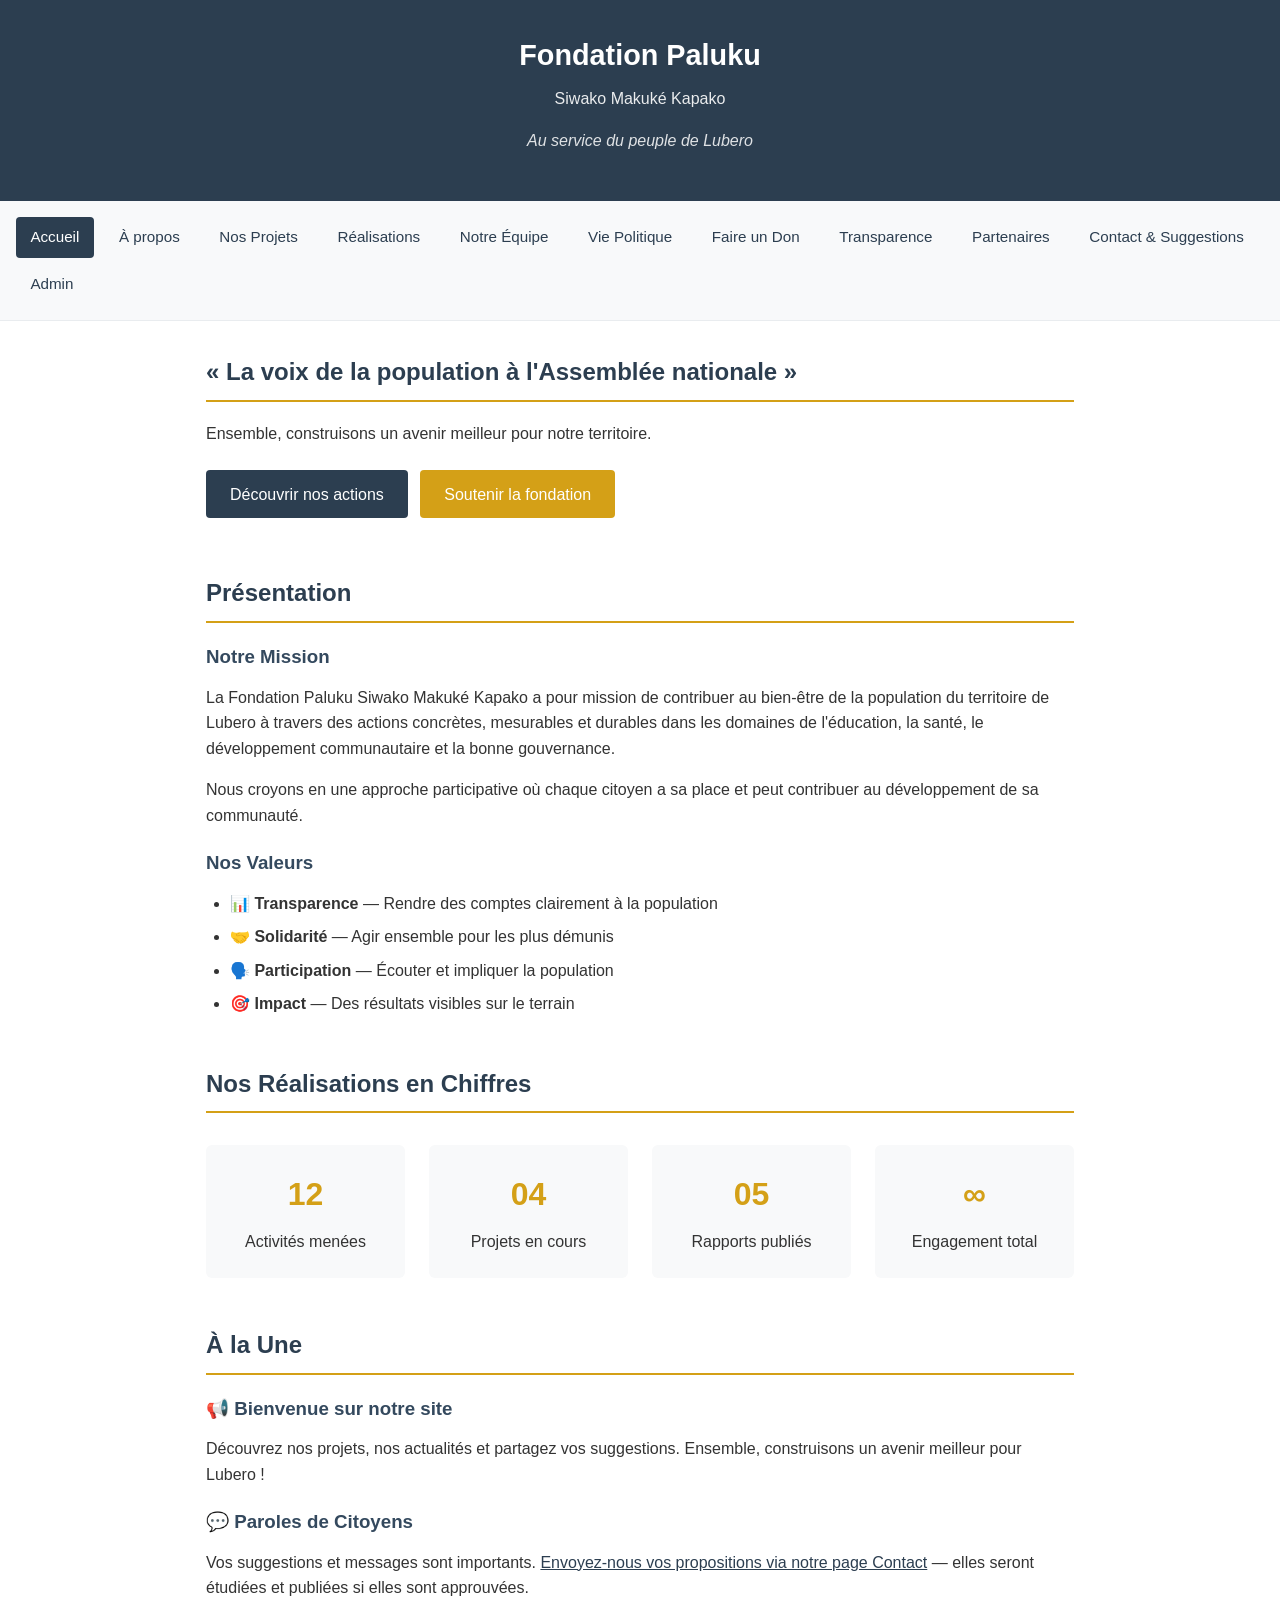
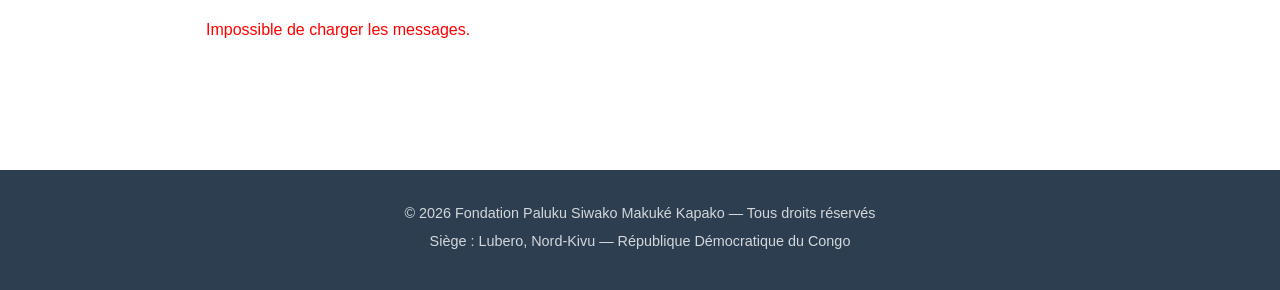
<file: index.html>
<!DOCTYPE html>
<html lang="fr">
<head>
    <meta charset="UTF-8">
    <meta name="viewport" content="width=device-width, initial-scale=1.0">
    <title>Accueil — Fondation Paluku</title>
    <link rel="stylesheet" href="style.css">
</head>
<body>

    <header>
        <h1>Fondation Paluku</h1>
        <p>Siwako Makuké Kapako</p>
        <p class="sous-titre">Au service du peuple de Lubero</p>
    </header>

    <nav>
        <a href="index.html" class="actif">Accueil</a>
        <a href="a-propos.html">À propos</a>
        <a href="projets.html">Nos Projets</a>
        <a href="realisations.html">Réalisations</a>
        <a href="equipe.html">Notre Équipe</a>
        <a href="politique.html">Vie Politique</a>
        <a href="don.html">Faire un Don</a>
        <a href="transparence.html">Transparence</a>
        <a href="partenaires.html">Partenaires</a>
        <a href="contact.html">Contact & Suggestions</a>
        <a href="admin.html">Admin</a>
    </nav>

    <main>
        <section>
            <h2>« La voix de la population à l'Assemblée nationale »</h2>
            <p>Ensemble, construisons un avenir meilleur pour notre territoire.</p>
            <p><a href="projets.html" class="bouton">Découvrir nos actions</a> <a href="don.html" class="bouton secondaire">Soutenir la fondation</a></p>
        </section>

        <section>
            <h2>Présentation</h2>
            
            <h3>Notre Mission</h3>
            <p>La Fondation Paluku Siwako Makuké Kapako a pour mission de contribuer au bien-être de la population du territoire de Lubero à travers des actions concrètes, mesurables et durables dans les domaines de l'éducation, la santé, le développement communautaire et la bonne gouvernance.</p>
            <p>Nous croyons en une approche participative où chaque citoyen a sa place et peut contribuer au développement de sa communauté.</p>

            <h3>Nos Valeurs</h3>
            <ul>
                <li><strong>📊 Transparence</strong> — Rendre des comptes clairement à la population</li>
                <li><strong>🤝 Solidarité</strong> — Agir ensemble pour les plus démunis</li>
                <li><strong>🗣️ Participation</strong> — Écouter et impliquer la population</li>
                <li><strong>🎯 Impact</strong> — Des résultats visibles sur le terrain</li>
            </ul>
        </section>

        <section>
            <h2>Nos Réalisations en Chiffres</h2>
            <div class="chiffres">
                <div class="chiffre">
                    <div class="nombre">12</div>
                    <div>Activités menées</div>
                </div>
                <div class="chiffre">
                    <div class="nombre">04</div>
                    <div>Projets en cours</div>
                </div>
                <div class="chiffre">
                    <div class="nombre">05</div>
                    <div>Rapports publiés</div>
                </div>
                <div class="chiffre">
                    <div class="nombre">∞</div>
                    <div>Engagement total</div>
                </div>
            </div>
        </section>

        <section>
            <h2>À la Une</h2>
            
            <h3>📢 Bienvenue sur notre site</h3>
            <p>Découvrez nos projets, nos actualités et partagez vos suggestions. Ensemble, construisons un avenir meilleur pour Lubero !</p>

            <h3>💬 Paroles de Citoyens</h3>
            <p>Vos suggestions et messages sont importants. <a href="contact.html">Envoyez-nous vos propositions via notre page Contact</a> — elles seront étudiées et publiées si elles sont approuvées.</p>
            
            <div id="messages-approuves">
                <p style="text-align:center;color:#666;">Chargement des messages...</p>
            </div>
        </section>
    </main>

    <footer>
        <p>&copy; 2026 Fondation Paluku Siwako Makuké Kapako — Tous droits réservés</p>
        <p>Siège : Lubero, Nord-Kivu — République Démocratique du Congo</p>
    </footer>

    <script>
        // Charger les messages approuvés depuis Google Sheets
        const SHEETDB_URL = "https://sheetdb.io/api/v1/r8w4zccs5agk4";
        
        async function chargerMessages() {
            try {
                const res = await fetch(SHEETDB_URL);
                const data = await res.json();
                const approuves = data.filter(m => m.statut && m.statut.toLowerCase() === "approuvée");
                const conteneur = document.getElementById("messages-approuves");
                
                if (approuves.length === 0) {
                    conteneur.innerHTML = "<p style='text-align:center;color:#666;'>Aucun message approuvé pour le moment.</p>";
                    return;
                }
                
                conteneur.innerHTML = approuves.map(m => `
                    <div style="border-left:3px solid #d4a017;padding:1rem;margin:1rem 0;background:#f9f9f9;">
                        <strong>${m.nom || 'Anonyme'}</strong> — <small>${m.date || ''}</small>
                        <p style="margin:0.5rem 0 0 0;">${m.message || ''}</p>
                    </div>
                `).join("");
            } catch(e) {
                document.getElementById("messages-approuves").innerHTML = "<p style='color:red;'>Impossible de charger les messages.</p>";
            }
        }
        
        chargerMessages();
    </script>
</body>
</html>
</file>
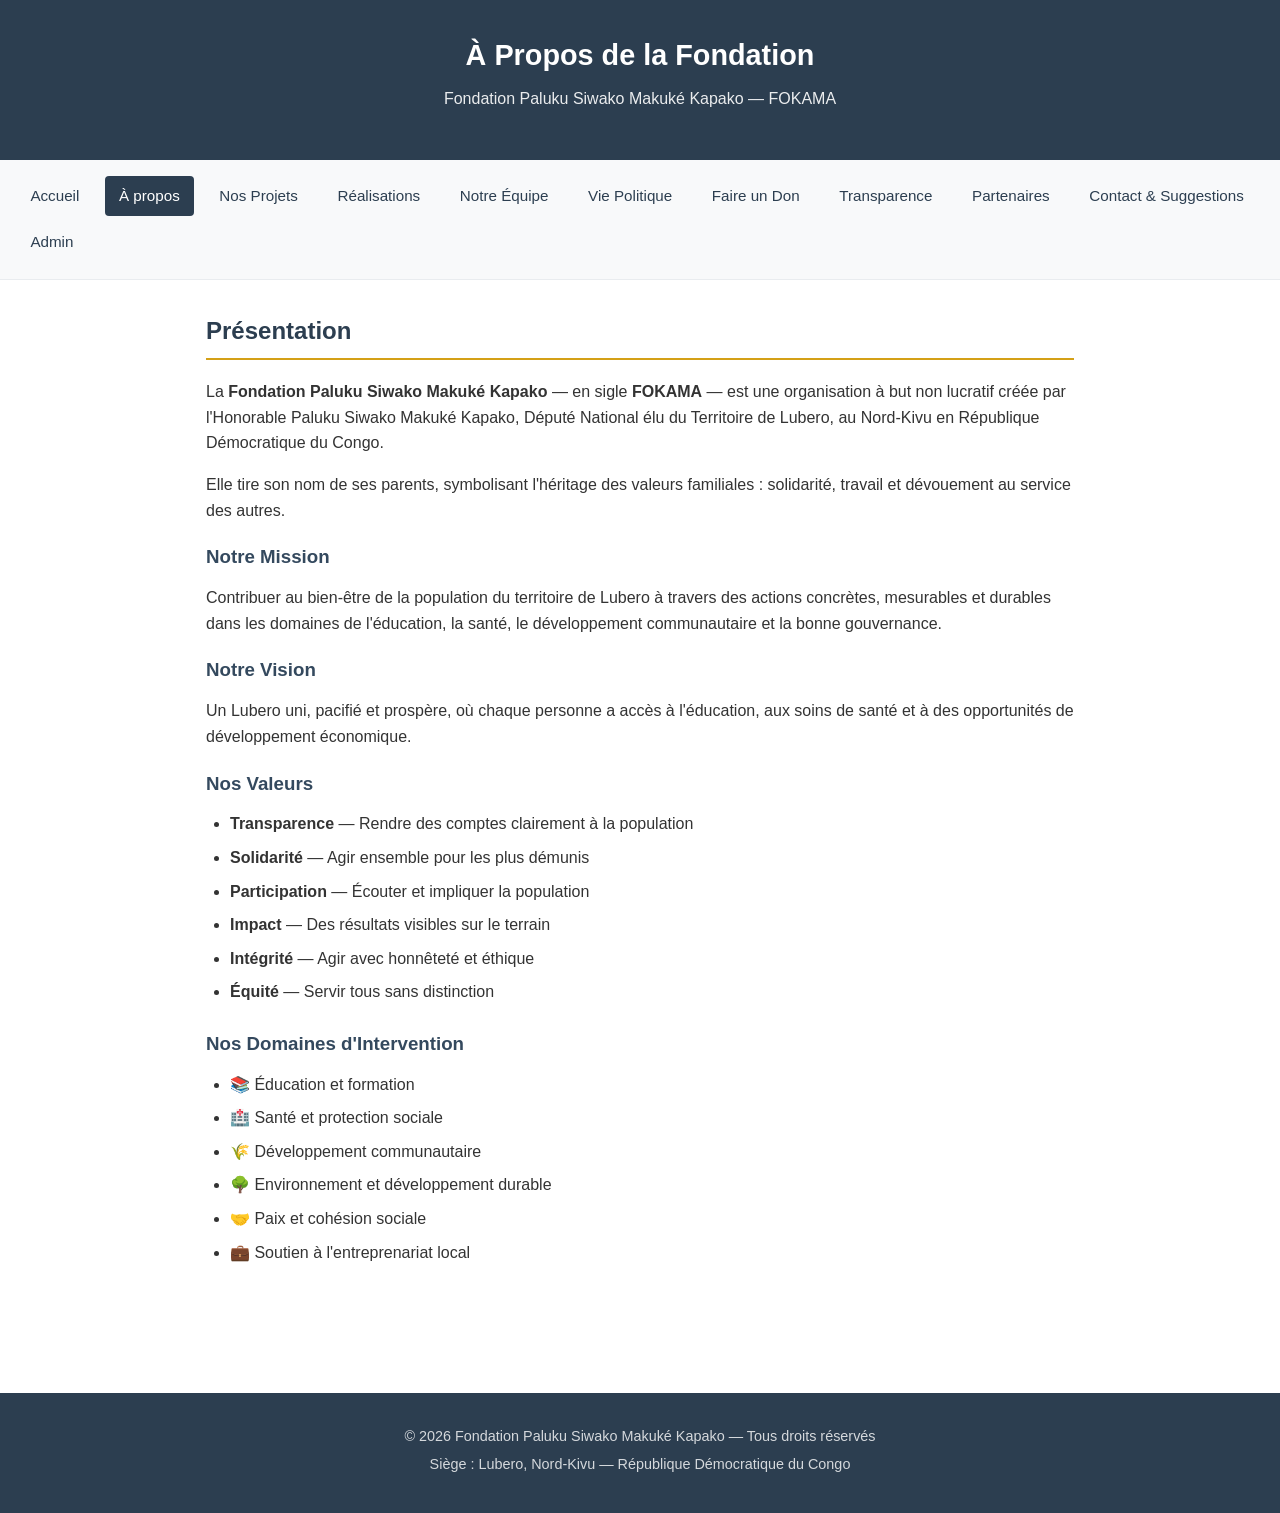
<file: a-propos.html>
<!DOCTYPE html>
<html lang="fr">
<head>
    <meta charset="UTF-8">
    <meta name="viewport" content="width=device-width, initial-scale=1.0">
    <title>À Propos — Fondation Paluku</title>
    <link rel="stylesheet" href="style.css">
</head>
<body>

    <header>
        <h1>À Propos de la Fondation</h1>
        <p>Fondation Paluku Siwako Makuké Kapako — FOKAMA</p>
    </header>

    <nav>
        <a href="index.html">Accueil</a>
        <a href="a-propos.html" class="actif">À propos</a>
        <a href="projets.html">Nos Projets</a>
        <a href="realisations.html">Réalisations</a>
        <a href="equipe.html">Notre Équipe</a>
        <a href="politique.html">Vie Politique</a>
        <a href="don.html">Faire un Don</a>
        <a href="transparence.html">Transparence</a>
        <a href="partenaires.html">Partenaires</a>
        <a href="contact.html">Contact & Suggestions</a>
        <a href="admin.html">Admin</a>
    </nav>

    <main>
        <section>
            <h2>Présentation</h2>
            <p>La <strong>Fondation Paluku Siwako Makuké Kapako</strong> — en sigle <strong>FOKAMA</strong> — est une organisation à but non lucratif créée par l'Honorable Paluku Siwako Makuké Kapako, Député National élu du Territoire de Lubero, au Nord-Kivu en République Démocratique du Congo.</p>
            
            <p>Elle tire son nom de ses parents, symbolisant l'héritage des valeurs familiales : solidarité, travail et dévouement au service des autres.</p>

            <h3>Notre Mission</h3>
            <p>Contribuer au bien-être de la population du territoire de Lubero à travers des actions concrètes, mesurables et durables dans les domaines de l'éducation, la santé, le développement communautaire et la bonne gouvernance.</p>

            <h3>Notre Vision</h3>
            <p>Un Lubero uni, pacifié et prospère, où chaque personne a accès à l'éducation, aux soins de santé et à des opportunités de développement économique.</p>

            <h3>Nos Valeurs</h3>
            <ul>
                <li><strong>Transparence</strong> — Rendre des comptes clairement à la population</li>
                <li><strong>Solidarité</strong> — Agir ensemble pour les plus démunis</li>
                <li><strong>Participation</strong> — Écouter et impliquer la population</li>
                <li><strong>Impact</strong> — Des résultats visibles sur le terrain</li>
                <li><strong>Intégrité</strong> — Agir avec honnêteté et éthique</li>
                <li><strong>Équité</strong> — Servir tous sans distinction</li>
            </ul>

            <h3>Nos Domaines d'Intervention</h3>
            <ul>
                <li>📚 Éducation et formation</li>
                <li>🏥 Santé et protection sociale</li>
                <li>🌾 Développement communautaire</li>
                <li>🌳 Environnement et développement durable</li>
                <li>🤝 Paix et cohésion sociale</li>
                <li>💼 Soutien à l'entreprenariat local</li>
            </ul>
        </section>
    </main>

    <footer>
        <p>&copy; 2026 Fondation Paluku Siwako Makuké Kapako — Tous droits réservés</p>
        <p>Siège : Lubero, Nord-Kivu — République Démocratique du Congo</p>
    </footer>
</body>
</html>
</file>
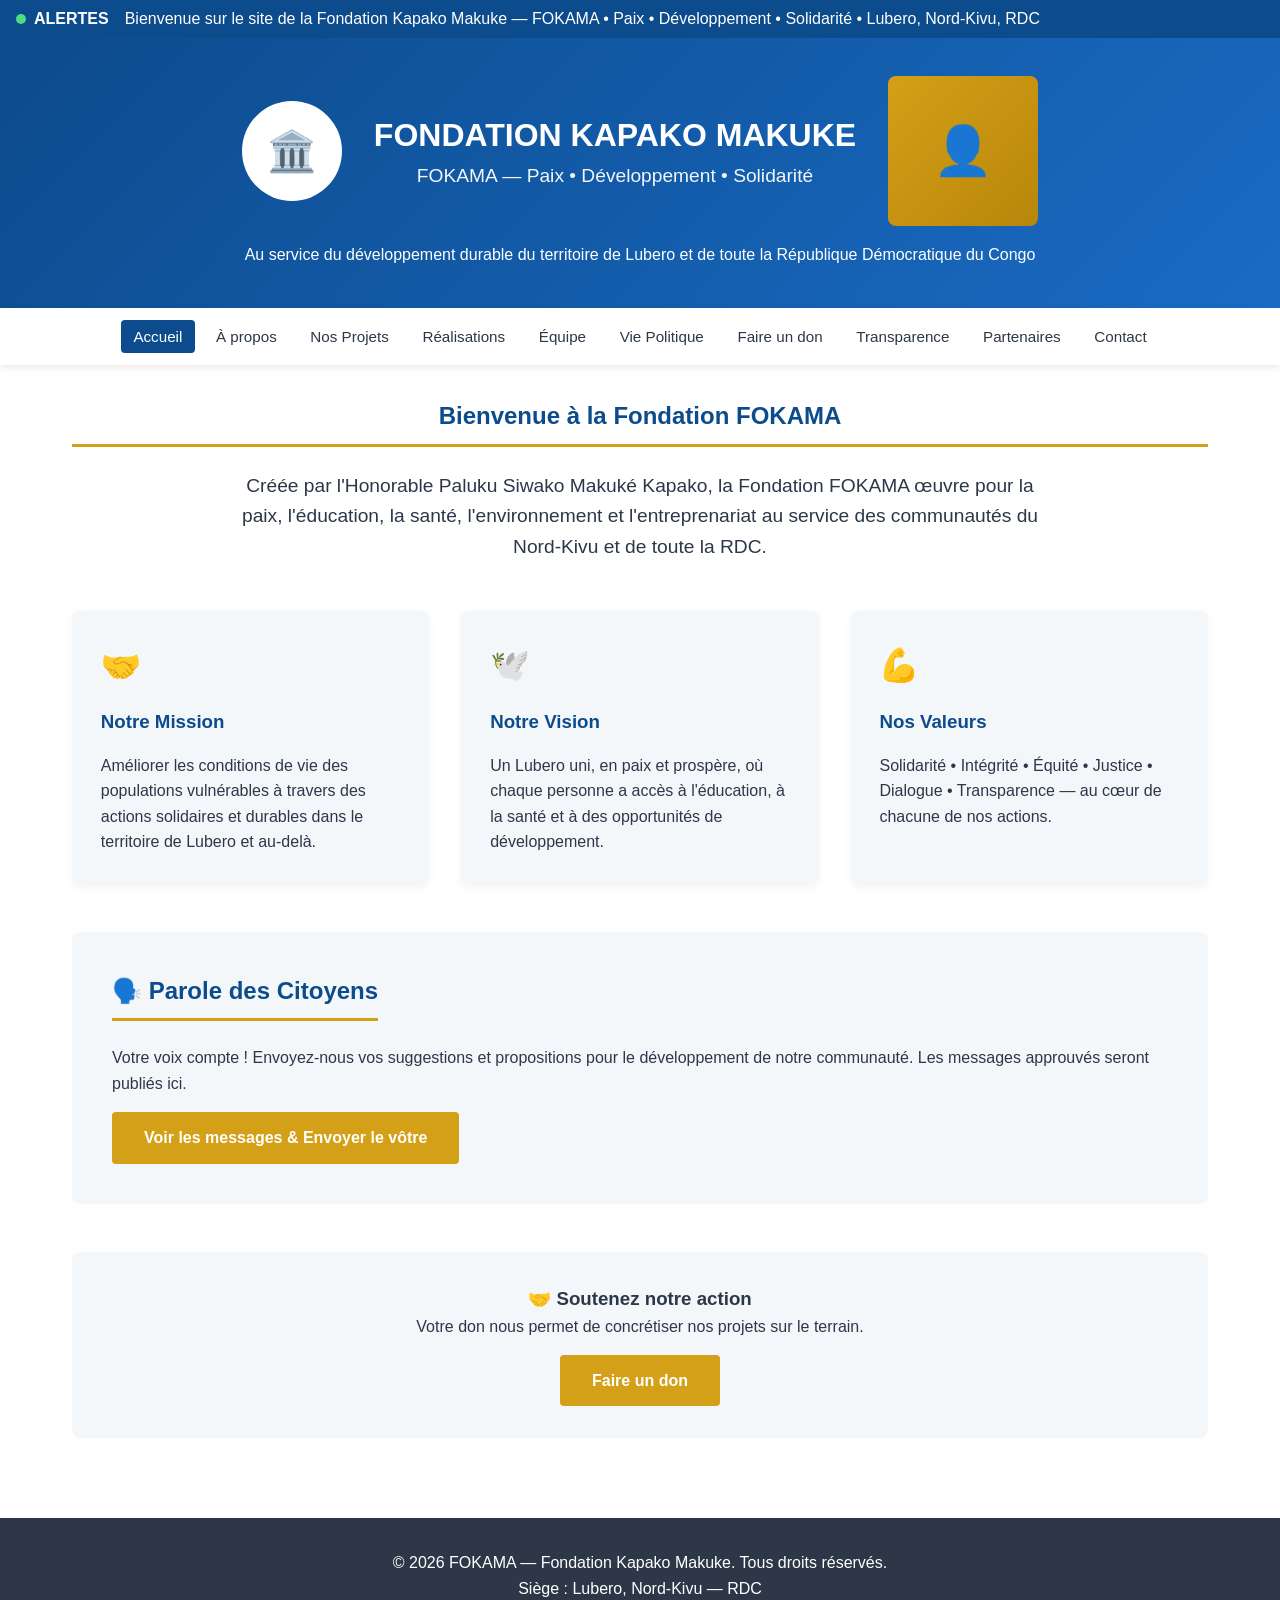
<file: accueille.html>
<!DOCTYPE html>
<html lang="fr">
<head>
    <meta charset="UTF-8">
    <meta name="viewport" content="width=device-width, initial-scale=1.0">
    <title>Accueil - FOKAMA | Fondation Kapako Makuke</title>
    <style>
        *{margin:0;padding:0;box-sizing:border-box;font-family:'Segoe UI',Tahoma,Geneva,Verdana,sans-serif;}
        :root{--bleu:#0c4b8c;--or:#d4a017;--claire:#f4f7fa;--sombre:#2d3748;}
        body{line-height:1.6;color:var(--sombre);background:#fff;}
        
        /* Barre d'alertes fixe */
        .alerte-bar{position:fixed;top:0;left:0;right:0;background:var(--bleu);color:white;padding:0.4rem 1rem;z-index:100;display:flex;align-items:center;gap:1rem;overflow:hidden;}
        .alerte-label{font-weight:bold;white-space:nowrap;display:flex;align-items:center;gap:0.5rem;flex-shrink:0;}
        .led-indicator{width:10px;height:10px;border-radius:50%;background:#4ade80;animation:clignotant 1s infinite;}
        @keyframes clignotant{0%{opacity:1;}50%{opacity:0.3;}100%{opacity:1;}}
        .alerte-text{white-space:nowrap;animation:defile 20s linear infinite;}
        @keyframes defile{0%{transform:translateX(100%);}100%{transform:translateX(-100%);}}
        
        header{margin-top:36px;background:linear-gradient(135deg,var(--bleu) 0%,#1a6bc5 100%);color:white;padding:2.5rem 0;text-align:center;}
        .logo-section{display:flex;align-items:center;justify-content:center;gap:2rem;flex-wrap:wrap;margin-bottom:1rem;}
        .logo-placeholder{width:100px;height:100px;background:white;border-radius:50%;display:flex;align-items:center;justify-content:center;font-size:2.5rem;}
        .developper-photo{width:150px;height:150px;border-radius:8px;background:linear-gradient(135deg,var(--or) 0%,#b8860b 100%);display:flex;align-items:center;justify-content:center;font-size:3rem;}
        
        nav{background:white;box-shadow:0 2px 8px rgba(0,0,0,0.1);position:sticky;top:36px;z-index:99;}
        nav ul{list-style:none;display:flex;flex-wrap:wrap;justify-content:center;gap:0.5rem;padding:1rem;}
        nav a{text-decoration:none;color:var(--sombre);font-weight:500;padding:0.5rem 0.8rem;border-radius:4px;transition:0.3s;font-size:0.95rem;}
        nav a:hover,nav a.active{background:var(--bleu);color:white;}
        
        .container{max-width:1200px;margin:0 auto;padding:2rem;}
        h2{color:var(--bleu);margin-bottom:1.5rem;border-bottom:3px solid var(--or);padding-bottom:0.5rem;display:inline-block;}
        .hero-text{font-size:1.2rem;max-width:800px;margin:0 auto 2rem;text-align:center;}
        .cards-grid{display:grid;grid-template-columns:repeat(auto-fit,minmax(280px,1fr));gap:2rem;margin:3rem 0;}
        .card{background:var(--claire);border-radius:8px;padding:1.8rem;box-shadow:0 3px 10px rgba(0,0,0,0.05);transition:0.3s;}
        .card:hover{transform:translateY(-5px);box-shadow:0 6px 20px rgba(0,0,0,0.08);}
        .card h3{color:var(--bleu);margin-bottom:1rem;}
        .icon{font-size:2rem;margin-bottom:1rem;}
        .parole-section{background:var(--claire);padding:2.5rem;border-radius:8px;margin:3rem 0;}
        .btn{display:inline-block;background:var(--or);color:white;padding:0.8rem 2rem;border-radius:4px;text-decoration:none;font-weight:bold;margin-top:1rem;transition:0.3s;}
        .btn:hover{background:#b8860b;}
        footer{background:var(--sombre);color:white;text-align:center;padding:2rem;margin-top:3rem;}
    </style>
</head>
<body>
    <!-- Barre d'alertes défilante -->
    <div class="alerte-bar">
        <span class="alerte-label"><span class="led-indicator"></span> ALERTES</span>
        <span class="alerte-text">Bienvenue sur le site de la Fondation Kapako Makuke — FOKAMA • Paix • Développement • Solidarité • Lubero, Nord-Kivu, RDC</span>
    </div>

    <header>
        <div class="logo-section">
            <div class="logo-placeholder">🏛️</div>
            <div>
                <h1>FONDATION KAPAKO MAKUKE</h1>
                <p style="font-size:1.2rem;opacity:0.95;">FOKAMA — Paix • Développement • Solidarité</p>
            </div>
            <div class="developper-photo">👤</div>
        </div>
        <p style="max-width:800px;margin:0 auto;">Au service du développement durable du territoire de Lubero et de toute la République Démocratique du Congo</p>
    </header>

    <nav>
        <ul>
            <li><a href="index.html" class="active">Accueil</a></li>
            <li><a href="a-propos.html">À propos</a></li>
            <li><a href="nos-projets.html">Nos Projets</a></li>
            <li><a href="realisations.html">Réalisations</a></li>
            <li><a href="equipe.html">Équipe</a></li>
            <li><a href="vie-politique.html">Vie Politique</a></li>
            <li><a href="faire-un-don.html">Faire un don</a></li>
            <li><a href="transparence.html">Transparence</a></li>
            <li><a href="partenaires.html">Partenaires</a></li>
            <li><a href="contact.html">Contact</a></li>
        </ul>
    </nav>

    <div class="container">
        <h2 style="text-align:center;display:block;">Bienvenue à la Fondation FOKAMA</h2>
        <p class="hero-text">Créée par l'Honorable Paluku Siwako Makuké Kapako, la Fondation FOKAMA œuvre pour la paix, l'éducation, la santé, l'environnement et l'entreprenariat au service des communautés du Nord-Kivu et de toute la RDC.</p>

        <div class="cards-grid">
            <div class="card">
                <div class="icon">🤝</div>
                <h3>Notre Mission</h3>
                <p>Améliorer les conditions de vie des populations vulnérables à travers des actions solidaires et durables dans le territoire de Lubero et au-delà.</p>
            </div>
            <div class="card">
                <div class="icon">🕊️</div>
                <h3>Notre Vision</h3>
                <p>Un Lubero uni, en paix et prospère, où chaque personne a accès à l'éducation, à la santé et à des opportunités de développement.</p>
            </div>
            <div class="card">
                <div class="icon">💪</div>
                <h3>Nos Valeurs</h3>
                <p>Solidarité • Intégrité • Équité • Justice • Dialogue • Transparence — au cœur de chacune de nos actions.</p>
            </div>
        </div>

        <div class="parole-section">
            <h2>🗣️ Parole des Citoyens</h2>
            <p>Votre voix compte ! Envoyez-nous vos suggestions et propositions pour le développement de notre communauté. Les messages approuvés seront publiés ici.</p>
            <a href="contact.html" class="btn">Voir les messages & Envoyer le vôtre</a>
        </div>

        <div style="text-align:center;margin-top:3rem;padding:2rem;background:var(--claire);border-radius:8px;">
            <h3>🤝 Soutenez notre action</h3>
            <p>Votre don nous permet de concrétiser nos projets sur le terrain.</p>
            <a href="faire-un-don.html" class="btn">Faire un don</a>
        </div>
    </div>

    <footer>
        <p>&copy; 2026 FOKAMA — Fondation Kapako Makuke. Tous droits réservés.</p>
        <p>Siège : Lubero, Nord-Kivu — RDC</p>
    </footer>
</body>
</html>
</file>
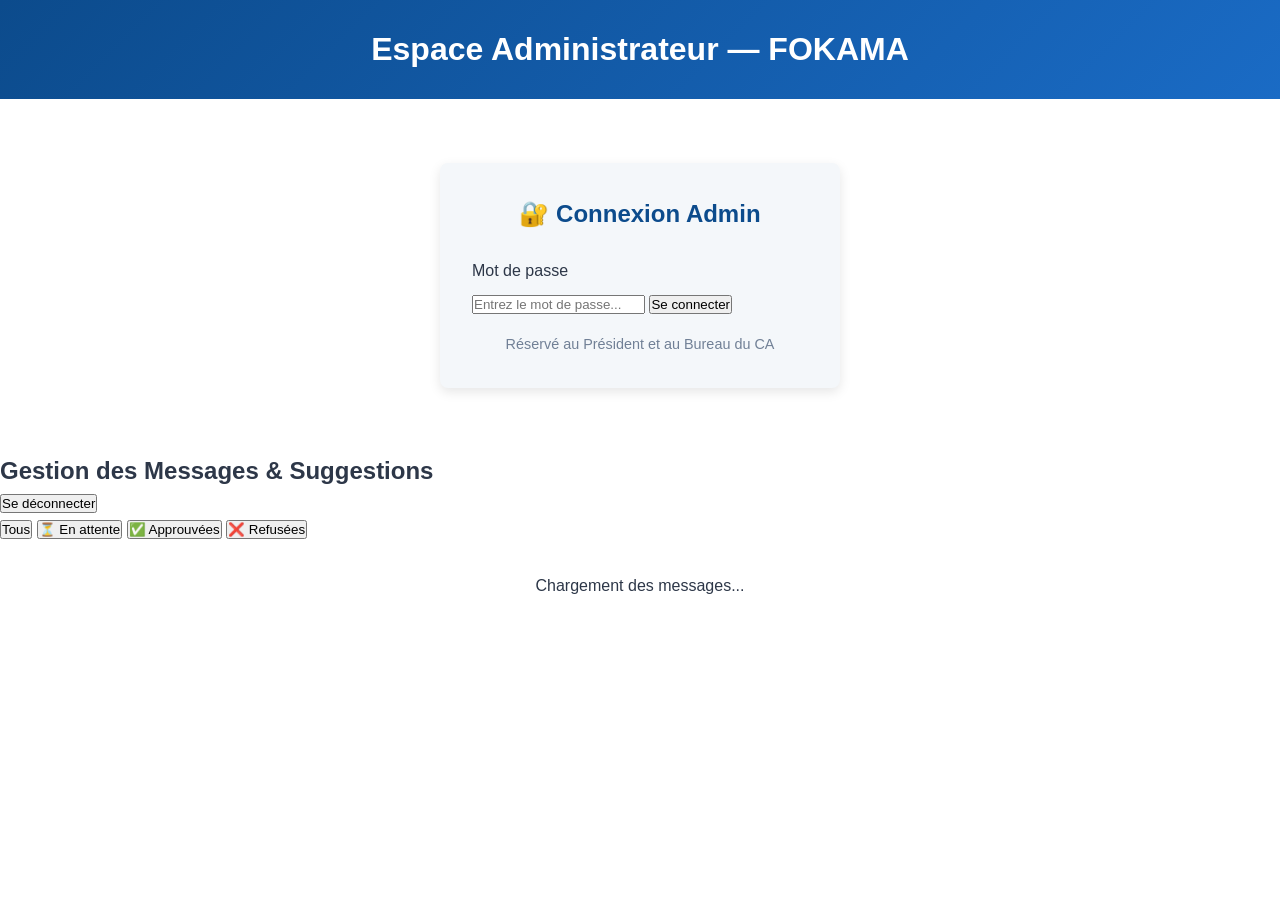
<file: admin.html>
<!DOCTYPE html>
<html lang="fr">
<head>
    <meta charset="UTF-8">
    <meta name="viewport" content="width=device-width, initial-scale=1.0">
    <title>Espace Administrateur - FOKAMA</title>
    <style>
        *{margin:0;padding:0;box-sizing:border-box;font-family:'Segoe UI',Tahoma,Geneva,Verdana,sans-serif;}
        :root{--bleu:#0c4b8c;--or:#d4a017;--claire:#f4f7fa;--sombre:#2d3748;--vert:#16a34a;--rouge:#dc2626;}
        body{line-height:1.6;color:var(--sombre);background:#fff;}
        header{background:linear-gradient(135deg,var(--bleu) 0%,#1a6bc5 100%);color:white;padding:1.5rem 0;text-align:center;}
        .login-container{max-width:400px;margin:4rem auto;padding:2rem;background:var(--claire);border-radius:8px;box-shadow:0 4px 12px rgba(0,0,0,0.1);}
        .login-container h2{text-align:center;color:var(--bleu);margin-bottom:1.5rem;}
        input{
input{width:100%;padding:0.8rem;margin-bottom:1rem;border:2px solid #e2e8f0;border-radius:4px;font-size:1rem;}
        button{width:100%;background:var(--bleu);color:white;border:none;padding:0.9rem;border-radius:4px;font-size:1rem;font-weight:bold;cursor:pointer;transition:0.3s;}
        button:hover{background:#0a3a6e;}
        .main-content{display:none;max-width:1200px;margin:0 auto;padding:2rem;}
        .main-content.active{display:block;}
        .admin-header{display:flex;justify-content:space-between;align-items:center;margin-bottom:2rem;padding-bottom:1rem;border-bottom:2px solid var(--or);}
        .deconnexion{background:var(--rouge);padding:0.6rem 1.2rem;font-size:0.9rem;width:auto;}
        .deconnexion:hover{background:#b91c1c;}
        h2{color:var(--bleu);margin-bottom:1.5rem;}
        .tabs{display:flex;gap:0.5rem;margin-bottom:1.5rem;flex-wrap:wrap;}
        .tab-btn{background:var(--claire);color:var(--sombre);border:none;padding:0.7rem 1.2rem;border-radius:4px;cursor:pointer;font-weight:500;width:auto;}
        .tab-btn.active{background:var(--bleu);color:white;}
        .tab-content{display:none;}
        .tab-content.active{display:block;}
        .message-card{background:var(--claire);border-radius:8px;padding:1.5rem;margin-bottom:1rem;border-left:4px solid #94a3b8;}
        .message-card.en-attente{border-left-color:var(--or);}
        .message-card.approuvee{border-left-color:var(--vert);}
        .message-card.refusee{border-left-color:var(--rouge);}
        .message-entete{display:flex;justify-content:space-between;align-items:flex-start;margin-bottom:0.8rem;flex-wrap:wrap;gap:0.5rem;}
        .message-nom{font-weight:bold;color:var(--bleu);font-size:1.1rem;}
        .message-date{font-size:0.85rem;color:#718096;}
        .message-sujet{display:inline-block;background:#e2e8f0;padding:0.25rem 0.6rem;border-radius:4px;font-size:0.85rem;margin-bottom:0.5rem;}
        .statut-badge{display:inline-block;padding:0.25rem 0.6rem;border-radius:4px;font-size:0.85rem;font-weight:bold;}
        .statut-attente{background:#fef3c7;color:#92400e;}
        .statut-approuvee{background:#dcfce7;color:#166534;}
        .statut-refusee{background:#fee2e2;color:#991b1b;}
        .actions{margin-top:1rem;display:flex;gap:0.5rem;flex-wrap:wrap;}
        .btn-approuver{background:var(--vert);padding:0.5rem 1rem;font-size:0.9rem;width:auto;}
        .btn-approuver:hover{background:#15803d;}
        .btn-refuser{background:var(--rouge);padding:0.5rem 1rem;font-size:0.9rem;width:auto;}
        .btn-refuser:hover{background:#b91c1c;}
        .btn-supprimer{background:#475569;padding:0.5rem 1rem;font-size:0.9rem;width:auto;}
        .btn-supprimer:hover{background:#334155;}
        .status-msg{padding:1rem;border-radius:4px;margin:1rem 0;display:none;}
        .status-msg.success{background:#f0fdf4;color:#166534;display:block;}
        .status-msg.error{background:#fef2f2;color:#dc2626;display:block;}
        .empty-state{text-align:center;padding:3rem;color:#718096;}
    </style>
</head>
<body>
    <header>
        <h1>Espace Administrateur — FOKAMA</h1>
    </header>

    <!-- === PAGE DE CONNEXION === -->
    <div id="login-page" class="login-container">
        <h2>🔐 Connexion Admin</h2>
        <label style="font-weight:500;margin-bottom:0.5rem;display:block;">Mot de passe</label>
        <input type="password" id="admin-password" placeholder="Entrez le mot de passe...">
        <button onclick="seConnecter()">Se connecter</button>
        <p style="text-align:center;margin-top:1rem;font-size:0.9rem;color:#718096;">Réservé au Président et au Bureau du CA</p>
    </div>

    <!-- === PAGE PRINCIPALE ADMIN === -->
    <div id="admin-content" class="main-content">
        <div class="admin-header">
            <h2>Gestion des Messages & Suggestions</h2>
            <button class="deconnexion" onclick="seDeconnecter()">Se déconnecter</button>
        </div>

        <div id="status-message" class="status-msg"></div>

        <!-- Onglets -->
        <div class="tabs">
            <button class="tab-btn active" onclick="changerOnglet('tous')">Tous</button>
            <button class="tab-btn" onclick="changerOnglet('en-attente')">⏳ En attente</button>
            <button class="tab-btn" onclick="changerOnglet('approuvees')">✅ Approuvées</button>
            <button class="tab-btn" onclick="changerOnglet('refusees')">❌ Refusées</button>
        </div>

        <!-- Liste des messages -->
        <div id="messages-list">
            <p style="text-align:center;padding:2rem;">Chargement des messages...</p>
        </div>
    </div>

    <script>
        // === CONFIGURATION ===
        const ADMIN_PASSWORD = "FokamaAdmin2026!"; // Changez ce mot de passe !
        const SHEETDB_URL = "https://sheetdb.io/api/v1/r8w4zccs5agk4";
        let messages = [];
        let ongletActuel = 'tous';

        // === CONNEXION ===
        function seConnecter() {
            const saisie = document.getElementById('admin-password').value;
            if (saisie === ADMIN_PASSWORD) {
                document.getElementById('login-page').style.display = 'none';
                document.getElementById('admin-content').classList.add('active');
                chargerMessages();
            } else {
                alert("❌ Mot de passe incorrect !");
            }
        }

        function seDeconnecter() {
            document.getElementById('admin-content').classList.remove('active');
            document.getElementById('login-page').style.display = 'block';
            document.getElementById('admin-password').value = '';
        }

        // === ONGLETS ===
        function changerOnglet(onglet) {
            ongletActuel = onglet;
            document.querySelectorAll('.tab-btn').forEach(btn => btn.classList.remove('active'));
            event.target.classList.add('active');
            afficherMessages();
        }

        // === CHARGER LES MESSAGES ===
        async function chargerMessages() {
            try {
                const res = await fetch(SHEETDB_URL);
                messages = await res.json();
                afficherMessages();
            } catch (err) {
                document.getElementById('messages-list').innerHTML = '<p style="color:red;text-align:center;">❌ Impossible de charger les données. Vérifiez votre connexion internet.</p>';
            }
        }

        // === FILTRER ET AFFICHER ===
        function afficherMessages() {
            let liste = messages;
            
            if (ongletActuel === 'en-attente') {
                liste = messages.filter(m => !m.statut || m.statut.trim() === '');
            } else if (ongletActuel === 'approuvees') {
                liste = messages.filter(m => m.statut && m.statut.toLowerCase() === 'approuvée');
            } else if (ongletActuel === 'refusees') {
                liste = messages.filter(m => m.statut && m.statut.toLowerCase() === 'refusée');
            }

            const conteneur = document.getElementById('messages-list');

            if (liste.length === 0) {
                conteneur.innerHTML = '<div class="empty-state">Aucun message dans cette catégorie.</div>';
                return;
            }

            conteneur.innerHTML = liste.map((msg, index) => {
                const statutClasse = !msg.statut || msg.statut.trim() === '' ? 'en-attente' : 
                                     msg.statut.toLowerCase() === 'approuvée' ? 'approuvee' : 'refusee';
                const statutBadge = !msg.statut || msg.statut.trim() === '' ? 
                    '<span class="statut-badge statut-attente">⏳ En attente</span>' :
                    msg.statut.toLowerCase() === 'approuvée' ? 
                    '<span class="statut-badge statut-approuvee">✅ Approuvée</span>' :
                    '<span class="statut-badge statut-refusee">❌ Refusée</span>';

                return `
                    <div class="message-card ${statutClasse}" data-index="${index}">
                        <div class="message-entete">
                            <div>
                                <div class="message-nom">${msg.nom || 'Anonyme'}</div>
                                <div class="message-date">${msg.date || 'Date inconnue'}</div>
                                <span class="message-sujet">${msg.sujet || 'Sans sujet'}</span>
                                ${statutBadge}
                            </div>
                        </div>
                        <p style="white-space:pre-wrap;margin:0.8rem 0;">${msg.message || ''}</p>
                        <div class="actions">
                            ${(!msg.statut || msg.statut.trim() === '') ? `
                                <button class="btn-approuver" onclick="approuver(${index})">✅ Approuver</button>
                                <button class="btn-refuser" onclick="refuser(${index})">❌ Refuser</button>
                            ` : ''}
                            <button class="btn-supprimer" onclick="supprimer(${index})">🗑️ Supprimer</button>
                        </div>
                    </div>
                `;
            }).join('');
        }

        // === METTRE À JOUR LE STATUT DANS SHEETDB ===
        async function mettreAJourStatut(index, nouveauStatut) {
            const msg = messages[index];
            const statusDiv = document.getElementById('status-message');
            
            try {
                // Trouver l'ID dans la ligne (ajouté automatiquement par SheetDB)
                const rowId = msg._id;
                
                const res = await fetch(`${SHEETDB_URL}/${rowId}`, {
                    method: 'PATCH',
                    headers: {'Content-Type': 'application/json'},
                    body: JSON.stringify({ statut: nouveauStatut })
                });

                if (res.ok) {
                    messages[index].statut = nouveauStatut;
                    afficherMessages();
                    statusDiv.textContent = `✅ Message ${nouveauStatut} avec succès !`;
                    statusDiv.className = 'status-msg success';
                    setTimeout(() => statusDiv.style.display = 'none', 3000);
                } else {
                    throw new Error('Erreur réseau');
                }
            } catch (err) {
                statusDiv.textContent = "❌ Erreur lors de la mise à jour. Réessayez.";
                statusDiv.className = 'status-msg error';
                setTimeout(() => statusDiv.style.display = 'none', 4000);
            }
        }

        function approuver(index) {
            if (confirm("✅ Êtes-vous sûr de vouloir APPROUVER ce message ? Il sera visible sur la page d'accueil du site.")) {
                mettreAJourStatut(index, 'Approuvée');
            }
        }

        function refuser(index) {
            if (confirm("❌ Êtes-vous sûr de vouloir REFUSER ce message ? Il ne sera PAS publié.")) {
                mettreAJourStatut(index, 'Refusée');
            }
        }

        async function supprimer(index) {
            if (confirm("🗑️ Êtes-vous sûr de vouloir SUPPRIMER définitivement ce message ? Cette action est irréversible.")) {
                const msg = messages[index];
                const statusDiv = document.getElementById('status-message');
                try {
                    const rowId = msg._id;
                    const res = await fetch(`${SHEETDB_URL}/${rowId}`, { method: 'DELETE' });
                    if (res.ok) {
                        messages.splice(index, 1);
                        afficherMessages();
                        statusDiv.textContent = "🗑️ Message supprimé définitivement.";
                        statusDiv.className = 'status-msg success';
                        setTimeout(() => statusDiv.style.display = 'none', 3000);
                    }
                } catch (err) {
                    statusDiv.textContent = "❌ Impossible de supprimer le message.";
                    statusDiv.className = 'status-msg error';
                }
            }
        }
    </script>
</body>
</html>
</file>
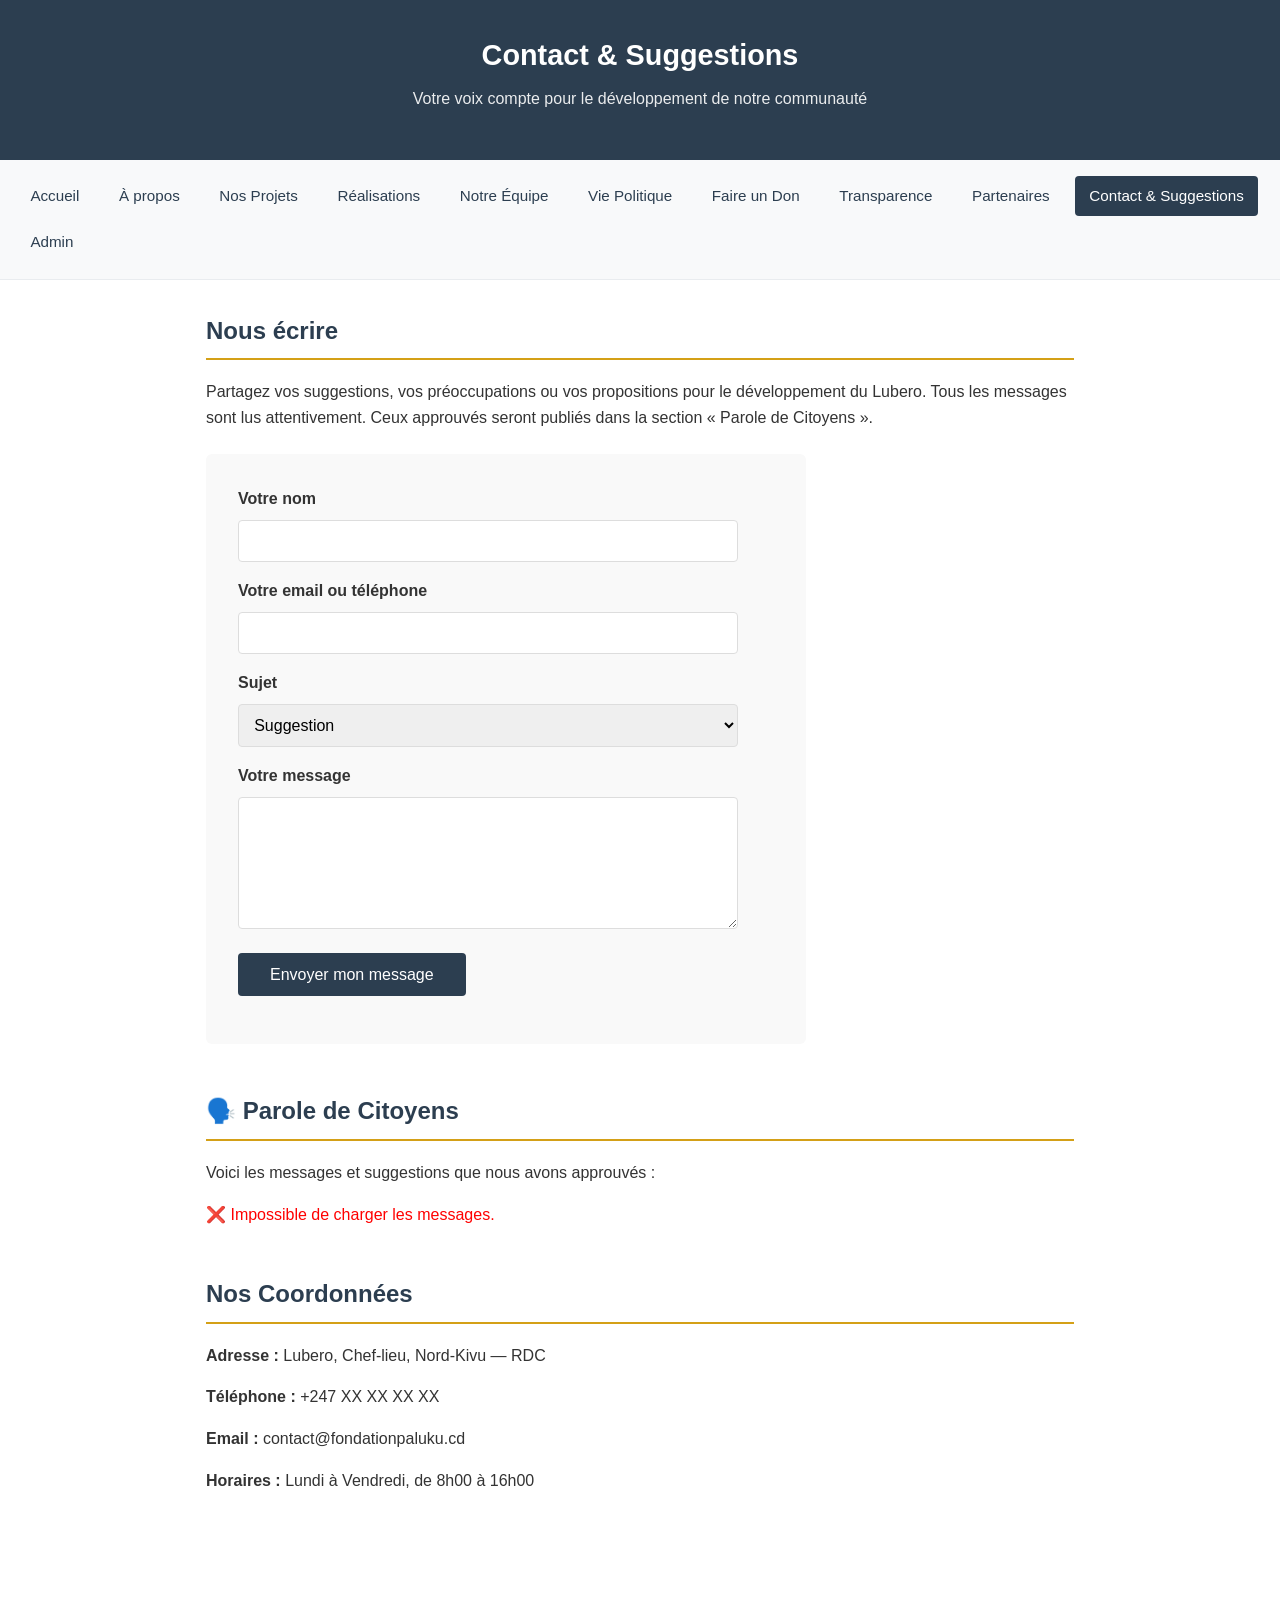
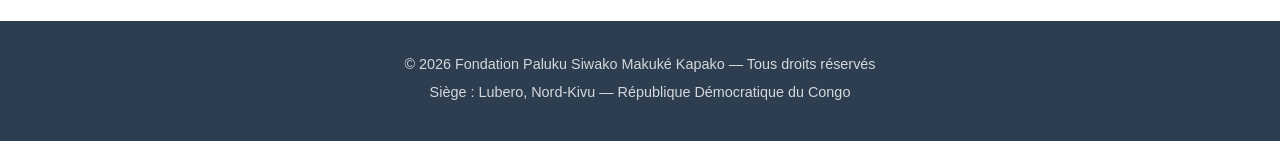
<file: contact.html>
<!DOCTYPE html>
<html lang="fr">
<head>
    <meta charset="UTF-8">
    <meta name="viewport" content="width=device-width, initial-scale=1.0">
    <title>Contact & Suggestions — Fondation Paluku</title>
    <link rel="stylesheet" href="style.css">
</head>
<body>

    <header>
        <h1>Contact & Suggestions</h1>
        <p>Votre voix compte pour le développement de notre communauté</p>
    </header>

    <nav>
        <a href="index.html">Accueil</a>
        <a href="a-propos.html">À propos</a>
        <a href="projets.html">Nos Projets</a>
        <a href="realisations.html">Réalisations</a>
        <a href="equipe.html">Notre Équipe</a>
        <a href="politique.html">Vie Politique</a>
        <a href="don.html">Faire un Don</a>
        <a href="transparence.html">Transparence</a>
        <a href="partenaires.html">Partenaires</a>
        <a href="contact.html" class="actif">Contact & Suggestions</a>
        <a href="admin.html">Admin</a>
    </nav>

    <main>
        <section>
            <h2>Nous écrire</h2>
            <p>Partagez vos suggestions, vos préoccupations ou vos propositions pour le développement du Lubero. Tous les messages sont lus attentivement. Ceux approuvés seront publiés dans la section « Parole de Citoyens ».</p>

            <form id="formulaire" style="max-width:600px;background:#f9f9f9;padding:2rem;border-radius:6px;margin-top:1.5rem;">
                <label for="nom"><strong>Votre nom</strong></label><br>
                <input type="text" id="nom" required style="width:100%;padding:0.7rem;margin:0.5rem 0 1rem 0;border:1px solid #ddd;border-radius:4px;font-size:1rem;">

                <label for="email"><strong>Votre email ou téléphone</strong></label><br>
                <input type="text" id="email" style="width:100%;padding:0.7rem;margin:0.5rem 0 1rem 0;border:1px solid #ddd;border-radius:4px;font-size:1rem;">

                <label for="sujet"><strong>Sujet</strong></label><br>
                <select id="sujet" style="width:100%;padding:0.7rem;margin:0.5rem 0 1rem 0;border:1px solid #ddd;border-radius:4px;font-size:1rem;">
                    <option value="Suggestion">Suggestion</option>
                    <option value="Question">Question</option>
                    <option value="Projet">Proposition de projet</option>
                    <option value="Autre">Autre</option>
                </select>

                <label for="message"><strong>Votre message</strong></label><br>
                <textarea id="message" required rows="6" style="width:100%;padding:0.7rem;margin:0.5rem 0 1rem 0;border:1px solid #ddd;border-radius:4px;font-size:1rem;"></textarea>

                <button type="submit" style="background:#2c3e50;color:white;border:none;padding:0.8rem 2rem;border-radius:4px;font-size:1rem;cursor:pointer;">Envoyer mon message</button>
                <p id="retour" style="margin-top:1rem;"></p>
            </form>
        </section>

        <section id="parole">
            <h2>🗣️ Parole de Citoyens</h2>
            <p>Voici les messages et suggestions que nous avons approuvés :</p>
            
            <div id="liste-suggestions">
                <p style="text-align:center;color:#666;">Chargement des messages...</p>
            </div>
        </section>

        <section>
            <h2>Nos Coordonnées</h2>
            <p><strong>Adresse :</strong> Lubero, Chef-lieu, Nord-Kivu — RDC</p>
            <p><strong>Téléphone :</strong> +247 XX XX XX XX</p>
            <p><strong>Email :</strong> contact@fondationpaluku.cd</p>
            <p><strong>Horaires :</strong> Lundi à Vendredi, de 8h00 à 16h00</p>
        </section>
    </main>

    <footer>
        <p>&copy; 2026 Fondation Paluku Siwako Makuké Kapako — Tous droits réservés</p>
        <p>Siège : Lubero, Nord-Kivu — République Démocratique du Congo</p>
    </footer>

    <script>
        const SHEETDB_URL = "https://sheetdb.io/api/v1/r8w4zccs5agk4";

        // === ENVOYER LE FORMULAIRE ===
        document.getElementById("formulaire").addEventListener("submit", async function(e) {
            e.preventDefault();
            const retour = document.getElementById("retour");
            retour.textContent = "⏳ Envoi en cours...";
            retour.style.color = "#666";

            const donnees = {
                nom: document.getElementById("nom").value,
                email: document.getElementById("email").value,
                sujet: document.getElementById("sujet").value,
                message: document.getElementById("message").value,
                date: new Date().toLocaleDateString("fr-CD"),
                statut: ""
            };

            try {
                const reponse = await fetch(SHEETDB_URL, {
                    method: "POST",
                    headers: { "Content-Type": "application/json" },
                    body: JSON.stringify(donnees)
                });

                if (reponse.ok) {
                    retour.textContent = "✅ Message envoyé avec succès ! Il sera étudié et publié si approuvé.";
                    retour.style.color = "#27ae60";
                    this.reset();
                    chargerSuggestions();
                } else {
                    retour.textContent = "❌ Erreur lors de l'envoi. Réessayez.";
                    retour.style.color = "#e74c3c";
                }
            } catch (erreur) {
                retour.textContent = "❌ Problème de connexion. Vérifiez votre internet.";
                retour.style.color = "#e74c3c";
            }
        });

        // === AFFICHER LES MESSAGES APPROUVÉS ===
        async function chargerSuggestions() {
            try {
                const reponse = await fetch(SHEETDB_URL);
                const toutesDonnees = await reponse.json();
                const approuves = toutesDonnees.filter(m => m.statut && m.statut.toLowerCase() === "approuvée");
                const conteneur = document.getElementById("liste-suggestions");

                if (approuves.length === 0) {
                    conteneur.innerHTML = "<p style='text-align:center;color:#666;'>Aucun message approuvé pour le moment.</p>";
                    return;
                }

                conteneur.innerHTML = approuves.map(m => `
                    <div style="border-left:3px solid #d4a017;padding:1rem;margin:1rem 0;background:#f9f9f9;border-radius:4px;">
                        <strong>${m.nom || 'Anonyme'}</strong> 
                        <small style="color:#777;">— ${m.date || ''}</small>
                        <br>
                        <em style="color:#555;font-size:0.9rem;">${m.sujet || ''}</em>
                        <p style="margin-top:0.5rem;">${m.message || ''}</p>
                    </div>
                `).join("");
            } catch (e) {
                document.getElementById("liste-suggestions").innerHTML = "<p style='color:red;'>❌ Impossible de charger les messages.</p>";
            }
        }

        chargerSuggestions();
    </script>
</body>
</html>
</file>
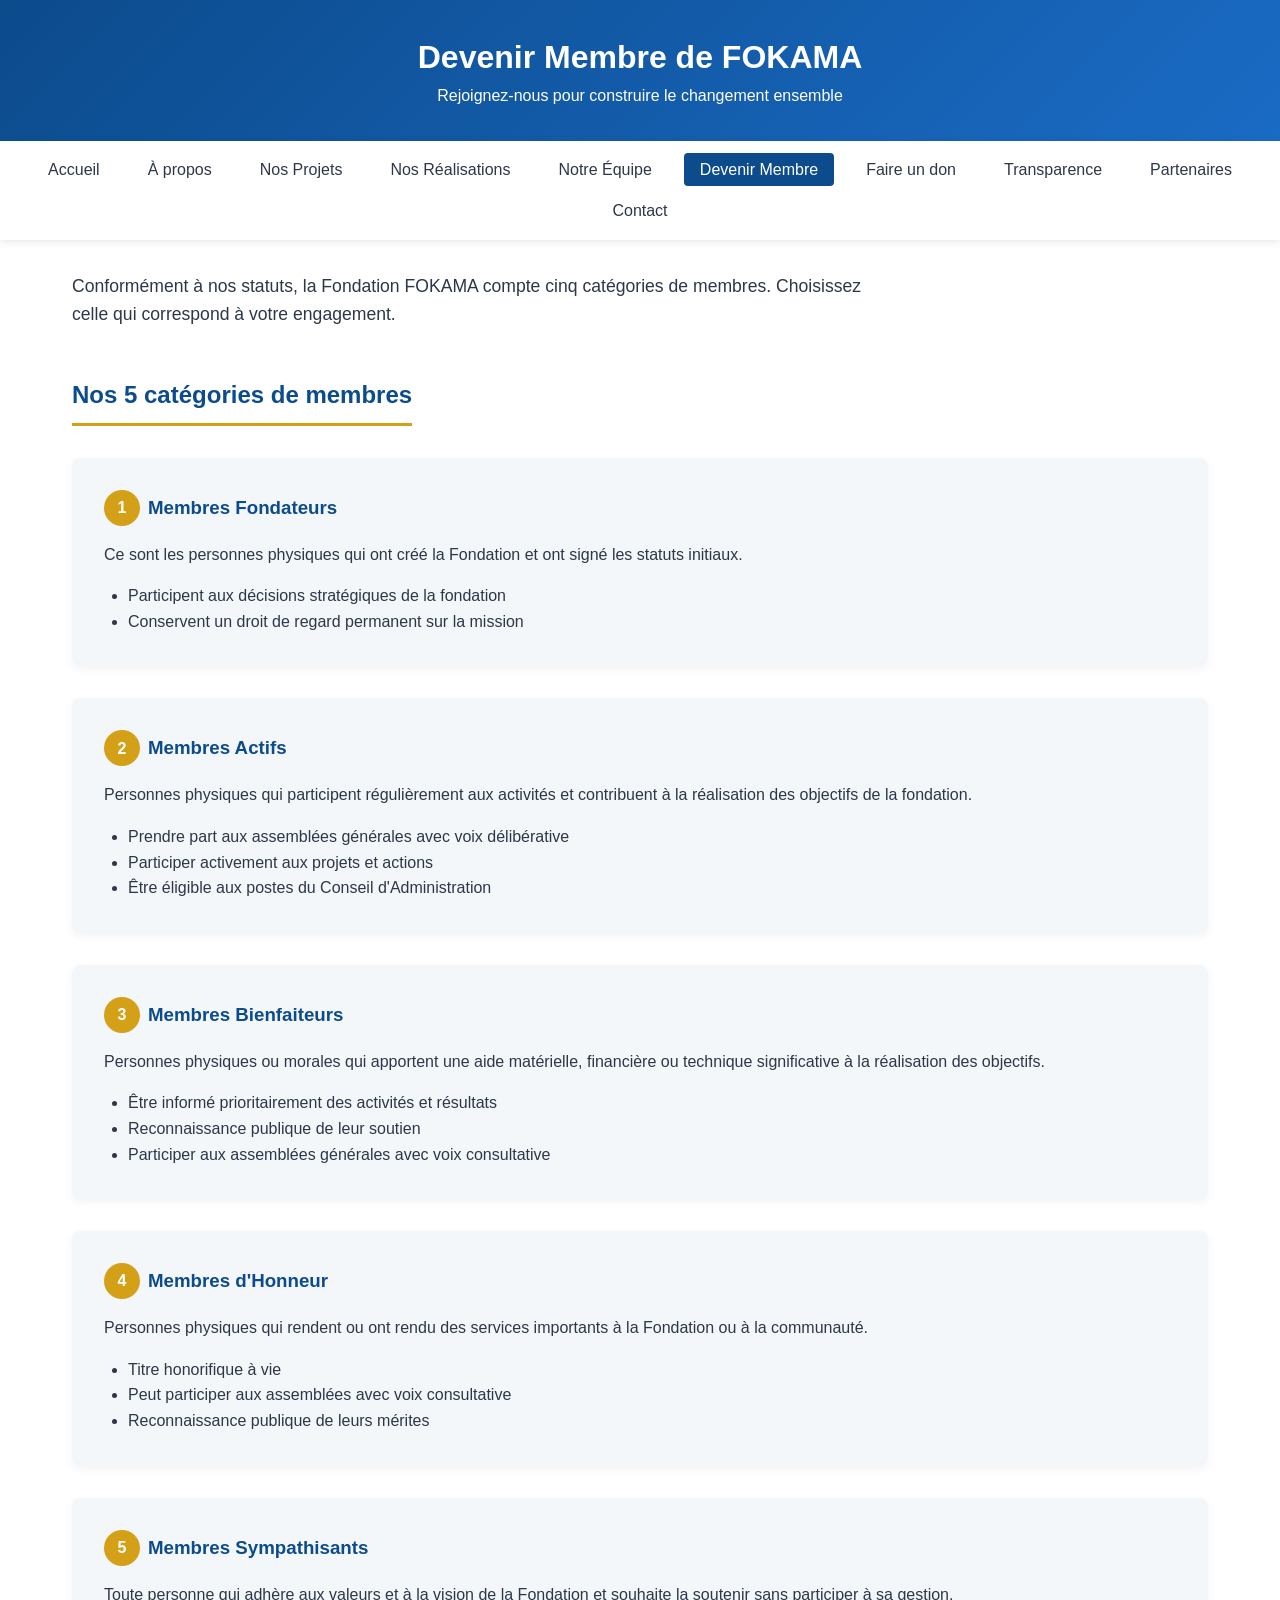
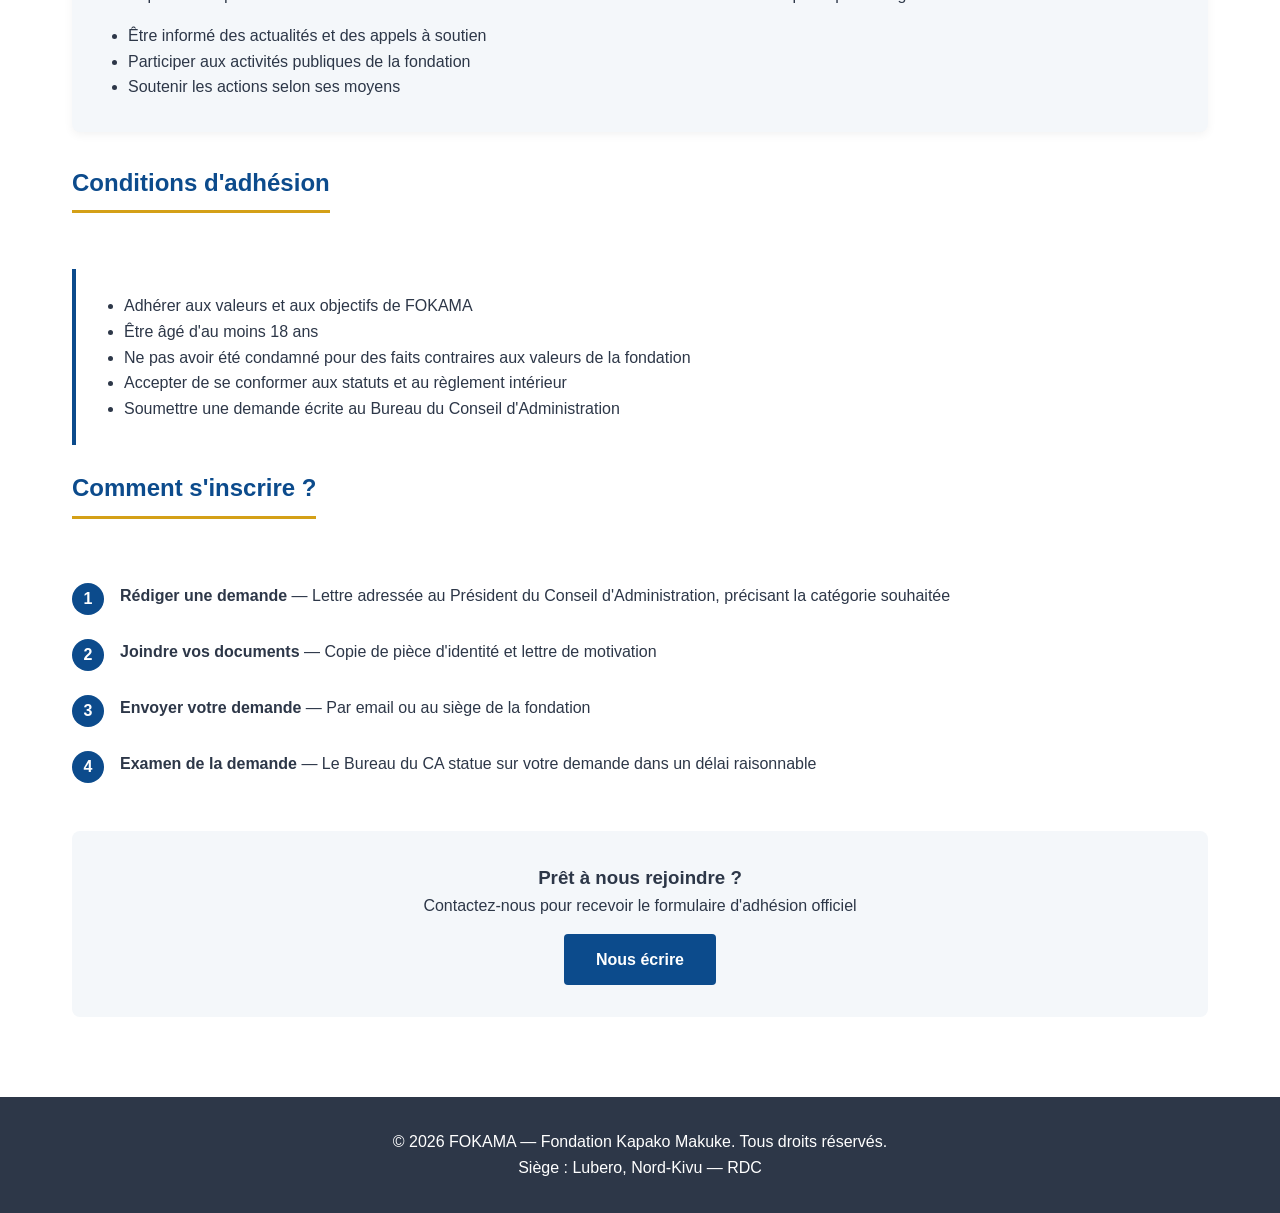
<file: devenir-membre.html>
<!DOCTYPE html>
<html lang="fr">
<head>
    <meta charset="UTF-8">
    <meta name="viewport" content="width=device-width, initial-scale=1.0">
    <title>Devenir Membre - FOKAMA</title>
<!DOCTYPE html>
<html lang="fr">
<head>
    <meta charset="UTF-8">
    <meta name="viewport" content="width=device-width, initial-scale=1.0">
    <title>Devenir Membre - FOKAMA</title>
    <style>
        *{margin:0;padding:0;box-sizing:border-box;font-family:'Segoe UI',Tahoma,Geneva,Verdana,sans-serif;}
        :root{--bleu:#0c4b8c;--or:#d4a017;--claire:#f4f7fa;--sombre:#2d3748;}
        body{line-height:1.6;color:var(--sombre);background:#fff;}
        header{background:linear-gradient(135deg,var(--bleu) 0%,#1a6bc5 100%);color:white;padding:2rem 0;text-align:center;}
        nav{background:white;box-shadow:0 2px 8px rgba(0,0,0,0.1);position:sticky;top:0;z-index:99;}
        nav ul{list-style:none;display:flex;flex-wrap:wrap;justify-content:center;gap:1rem;padding:1rem;}
        nav a{text-decoration:none;color:var(--sombre);font-weight:500;padding:0.5rem 1rem;border-radius:4px;transition:0.3s;}
        nav a:hover,nav a.active{background:var(--bleu);color:white;}
        .container{max-width:1200px;margin:0 auto;padding:2rem;}
        h2{color:var(--bleu);margin-bottom:2rem;border-bottom:3px solid var(--or);padding-bottom:0.5rem;display:inline-block;}
        .intro{font-size:1.1rem;max-width:800px;margin-bottom:3rem;}
        .categorie{background:var(--claire);border-radius:8px;padding:2rem;margin-bottom:2rem;box-shadow:0 3px 10px rgba(0,0,0,0.05);}
        .categorie h3{color:var(--bleu);margin-bottom:1rem;display:flex;align-items:center;gap:0.5rem;}
        .numero{background:var(--or);color:white;width:36px;height:36px;border-radius:50%;display:flex;align-items:center;justify-content:center;font-weight:bold;font-size:1rem;flex-shrink:0;}
        .droits-devoirs{display:grid;grid-template-columns:repeat(auto-fit,minmax(300px,1fr));gap:2rem;margin-top:2rem;}
        .bloc h4{color:var(--or);margin-bottom:1rem;}
        .bloc ul{padding-left:1.5rem;}
        .bloc li{margin-bottom:0.5rem;}
        .conditions{background:white;border-left:4px solid var(--bleu);padding:1.5rem;border-radius:0 6px 6px 0;margin:1.5rem 0;}
        .etapes{margin-top:2rem;}
        .etape{display:flex;gap:1rem;margin-bottom:1.5rem;align-items:flex-start;}
        .etape-num{background:var(--bleu);color:white;width:32px;height:32px;border-radius:50%;display:flex;align-items:center;justify-content:center;font-weight:bold;flex-shrink:0;}
        .form-box{background:var(--claire);border-radius:8px;padding:2rem;text-align:center;margin-top:3rem;}
        .btn{display:inline-block;background:var(--bleu);color:white;padding:0.8rem 2rem;border-radius:4px;text-decoration:none;font-weight:bold;margin-top:1rem;transition:0.3s;}
        .btn:hover{background:#0a3a6e;}
        footer{background:var(--sombre);color:white;text-align:center;padding:2rem;margin-top:3rem;}
    </style>
</head>
<body>
    <header>
        <h1>Devenir Membre de FOKAMA</h1>
        <p>Rejoignez-nous pour construire le changement ensemble</p>
    </header>

    <nav>
        <ul>
            <li><a href="index.html">Accueil</a></li>
            <li><a href="a-propos.html">À propos</a></li>
            <li><a href="nos-projets.html">Nos Projets</a></li>
            <li><a href="realisations.html">Nos Réalisations</a></li>
            <li><a href="equipe.html">Notre Équipe</a></li>
            <li><a href="devenir-membre.html" class="active">Devenir Membre</a></li>
            <li><a href="faire-un-don.html">Faire un don</a></li>
            <li><a href="transparence.html">Transparence</a></li>
            <li><a href="partenaires.html">Partenaires</a></li>
            <li><a href="contact.html">Contact</a></li>
        </ul>
    </nav>

    <div class="container">
        <p class="intro">Conformément à nos statuts, la Fondation FOKAMA compte cinq catégories de membres. Choisissez celle qui correspond à votre engagement.</p>

        <h2>Nos 5 catégories de membres</h2>

        <div class="categorie">
            <h3><span class="numero">1</span> Membres Fondateurs</h3>
            <p>Ce sont les personnes physiques qui ont créé la Fondation et ont signé les statuts initiaux.</p>
            <ul style="margin-top:1rem;padding-left:1.5rem;">
                <li>Participent aux décisions stratégiques de la fondation</li>
                <li>Conservent un droit de regard permanent sur la mission</li>
            </ul>
        </div>

        <div class="categorie">
            <h3><span class="numero">2</span> Membres Actifs</h3>
            <p>Personnes physiques qui participent régulièrement aux activités et contribuent à la réalisation des objectifs de la fondation.</p>
            <ul style="margin-top:1rem;padding-left:1.5rem;">
                <li>Prendre part aux assemblées générales avec voix délibérative</li>
                <li>Participer activement aux projets et actions</li>
                <li>Être éligible aux postes du Conseil d'Administration</li>
            </ul>
        </div>

        <div class="categorie">
            <h3><span class="numero">3</span> Membres Bienfaiteurs</h3>
            <p>Personnes physiques ou morales qui apportent une aide matérielle, financière ou technique significative à la réalisation des objectifs.</p>
            <ul style="margin-top:1rem;padding-left:1.5rem;">
                <li>Être informé prioritairement des activités et résultats</li>
                <li>Reconnaissance publique de leur soutien</li>
                <li>Participer aux assemblées générales avec voix consultative</li>
            </ul>
        </div>

        <div class="categorie">
            <h3><span class="numero">4</span> Membres d'Honneur</h3>
            <p>Personnes physiques qui rendent ou ont rendu des services importants à la Fondation ou à la communauté.</p>
            <ul style="margin-top:1rem;padding-left:1.5rem;">
                <li>Titre honorifique à vie</li>
                <li>Peut participer aux assemblées avec voix consultative</li>
                <li>Reconnaissance publique de leurs mérites</li>
            </ul>
        </div>

        <div class="categorie">
            <h3><span class="numero">5</span> Membres Sympathisants</h3>
            <p>Toute personne qui adhère aux valeurs et à la vision de la Fondation et souhaite la soutenir sans participer à sa gestion.</p>
            <ul style="margin-top:1rem;padding-left:1.5rem;">
                <li>Être informé des actualités et des appels à soutien</li>
                <li>Participer aux activités publiques de la fondation</li>
                <li>Soutenir les actions selon ses moyens</li>
            </ul>
        </div>

        <h2>Conditions d'adhésion</h2>
        <div class="conditions">
            <ul style="padding-left:1.5rem;">
                <li>Adhérer aux valeurs et aux objectifs de FOKAMA</li>
                <li>Être âgé d'au moins 18 ans</li>
                <li>Ne pas avoir été condamné pour des faits contraires aux valeurs de la fondation</li>
                <li>Accepter de se conformer aux statuts et au règlement intérieur</li>
                <li>Soumettre une demande écrite au Bureau du Conseil d'Administration</li>
            </ul>
        </div>

        <h2>Comment s'inscrire ?</h2>
        <div class="etapes">
            <div class="etape">
                <span class="etape-num">1</span>
                <div>
                    <strong>Rédiger une demande</strong> — Lettre adressée au Président du Conseil d'Administration, précisant la catégorie souhaitée
                </div>
            </div>
            <div class="etape">
                <span class="etape-num">2</span>
                <div>
                    <strong>Joindre vos documents</strong> — Copie de pièce d'identité et lettre de motivation
                </div>
            </div>
            <div class="etape">
                <span class="etape-num">3</span>
                <div>
                    <strong>Envoyer votre demande</strong> — Par email ou au siège de la fondation
                </div>
            </div>
            <div class="etape">
                <span class="etape-num">4</span>
                <div>
                    <strong>Examen de la demande</strong> — Le Bureau du CA statue sur votre demande dans un délai raisonnable
                </div>
            </div>
        </div>

        <div class="form-box">
            <h3>Prêt à nous rejoindre ?</h3>
            <p>Contactez-nous pour recevoir le formulaire d'adhésion officiel</p>
            <a href="contact.html" class="btn">Nous écrire</a>
        </div>
    </div>

    <footer>
        <p>&copy; 2026 FOKAMA — Fondation Kapako Makuke. Tous droits réservés.</p>
        <p>Siège : Lubero, Nord-Kivu — RDC</p>
    </footer>
</body>
</html>
</file>
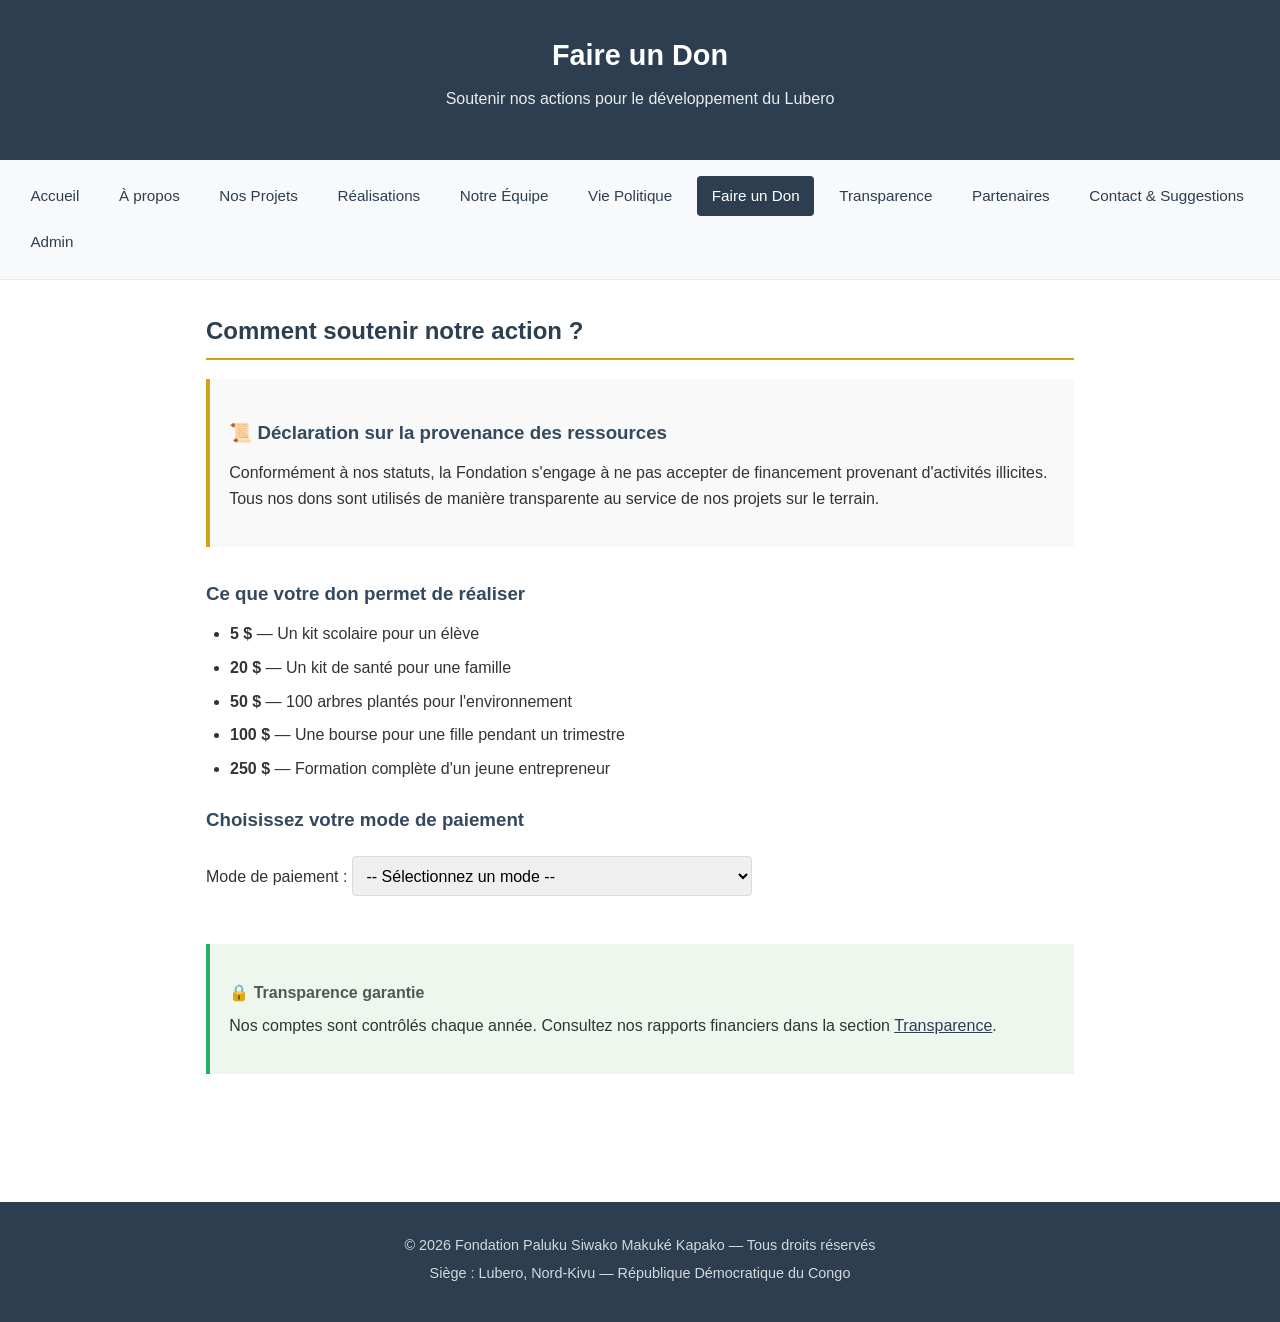
<file: donation.html>
<!DOCTYPE html>
<html lang="fr">
<head>
    <meta charset="UTF-8">
    <meta name="viewport" content="width=device-width, initial-scale=1.0">
    <title>Faire un Don — Fondation Paluku</title>
    <link rel="stylesheet" href="style.css">
</head>
<body>

    <header>
        <h1>Faire un Don</h1>
        <p>Soutenir nos actions pour le développement du Lubero</p>
    </header>

    <nav>
        <a href="index.html">Accueil</a>
        <a href="a-propos.html">À propos</a>
        <a href="projets.html">Nos Projets</a>
        <a href="realisations.html">Réalisations</a>
        <a href="equipe.html">Notre Équipe</a>
        <a href="politique.html">Vie Politique</a>
        <a href="don.html" class="actif">Faire un Don</a>
        <a href="transparence.html">Transparence</a>
        <a href="partenaires.html">Partenaires</a>
        <a href="contact.html">Contact & Suggestions</a>
        <a href="admin.html">Admin</a>
    </nav>

    <main>
        <section>
            <h2>Comment soutenir notre action ?</h2>
            
            <div style="background:#f9f9f9;border-left:4px solid #d4a017;padding:1.2rem;margin-bottom:2rem;">
                <h3>📜 Déclaration sur la provenance des ressources</h3>
                <p>Conformément à nos statuts, la Fondation s'engage à ne pas accepter de financement provenant d'activités illicites. Tous nos dons sont utilisés de manière transparente au service de nos projets sur le terrain.</p>
            </div>

            <h3>Ce que votre don permet de réaliser</h3>
            <ul>
                <li><strong>5 $</strong> — Un kit scolaire pour un élève</li>
                <li><strong>20 $</strong> — Un kit de santé pour une famille</li>
                <li><strong>50 $</strong> — 100 arbres plantés pour l'environnement</li>
                <li><strong>100 $</strong> — Une bourse pour une fille pendant un trimestre</li>
                <li><strong>250 $</strong> — Formation complète d'un jeune entrepreneur</li>
            </ul>

            <h3>Choisissez votre mode de paiement</h3>
            
            <label for="mode">Mode de paiement :</label>
            <select id="mode" onchange="changerMode()" style="padding:0.6rem;margin:0.5rem 0 1rem 0;width:100%;max-width:400px;">
                <option value="">-- Sélectionnez un mode --</option>
                <option value="airtel">Airtel Money</option>
                <option value="mtn">MTN Mobile Money</option>
                <option value="banque">Virement Bancaire</option>
                <option value="especes">Au Siège en Espèces</option>
            </select>

            <div id="airtel" style="display:none;background:#f9f9f9;padding:1.2rem;border-radius:4px;margin-bottom:1rem;">
                <h4>📱 Airtel Money</h4>
                <p><strong>Numéro :</strong> +243 82 XX XX XX XX</p>
                <p><strong>Nom du compte :</strong> Fondation Paluku</p>
                <p style="font-size:0.9rem;color:#666;">Après envoi, gardez la référence du paiement.</p>
            </div>

            <div id="mtn" style="display:none;background:#f9f9f9;padding:1.2rem;border-radius:4px;margin-bottom:1rem;">
                <h4>📱 MTN Mobile Money</h4>
                <p><strong>Numéro :</strong> +243 81 XX XX XX XX</p>
                <p><strong>Nom du compte :</strong> Fondation Paluku</p>
                <p style="font-size:0.9rem;color:#666;">Après envoi, gardez la référence du paiement.</p>
            </div>

            <div id="banque" style="display:none;background:#f9f9f9;padding:1.2rem;border-radius:4px;margin-bottom:1rem;">
                <h4>🏦 Coordonnées Bancaires</h4>
                <p><strong>Nom :</strong> Fondation Paluku Siwako Makuké Kapako</p>
                <p><strong>Banque :</strong> [Indiquez votre banque]</p>
                <p><strong>Compte :</strong> XXX XXXXXXXXXX XX</p>
                <p><strong>Référence :</strong> Don — [Votre nom]</p>
            </div>

            <div id="especes" style="display:none;background:#f9f9f9;padding:1.2rem;border-radius:4px;margin-bottom:1rem;">
                <h4>🏢 Au Siège</h4>
                <p><strong>Adresse :</strong> Lubero, Chef-lieu, Nord-Kivu</p>
                <p><strong>Horaires :</strong> Lundi à Vendredi, 8h00 — 16h00</p>
                <p style="font-size:0.9rem;color:#666;">Un reçu vous sera systématiquement délivré.</p>
            </div>

            <div style="background:#edf7ee;border-left:4px solid #27ae60;padding:1.2rem;margin-top:2rem;">
                <h4>🔒 Transparence garantie</h4>
                <p>Nos comptes sont contrôlés chaque année. Consultez nos rapports financiers dans la section <a href="transparence.html">Transparence</a>.</p>
            </div>
        </section>
    </main>

    <footer>
        <p>&copy; 2026 Fondation Paluku Siwako Makuké Kapako — Tous droits réservés</p>
        <p>Siège : Lubero, Nord-Kivu — République Démocratique du Congo</p>
    </footer>

    <script>
        function changerMode() {
            const valeur = document.getElementById("mode").value;
            document.querySelectorAll("#airtel, #mtn, #banque, #especes").forEach(el => el.style.display = "none");
            if (valeur) document.getElementById(valeur).style.display = "block";
        }
    </script>
</body>
</html>
</file>
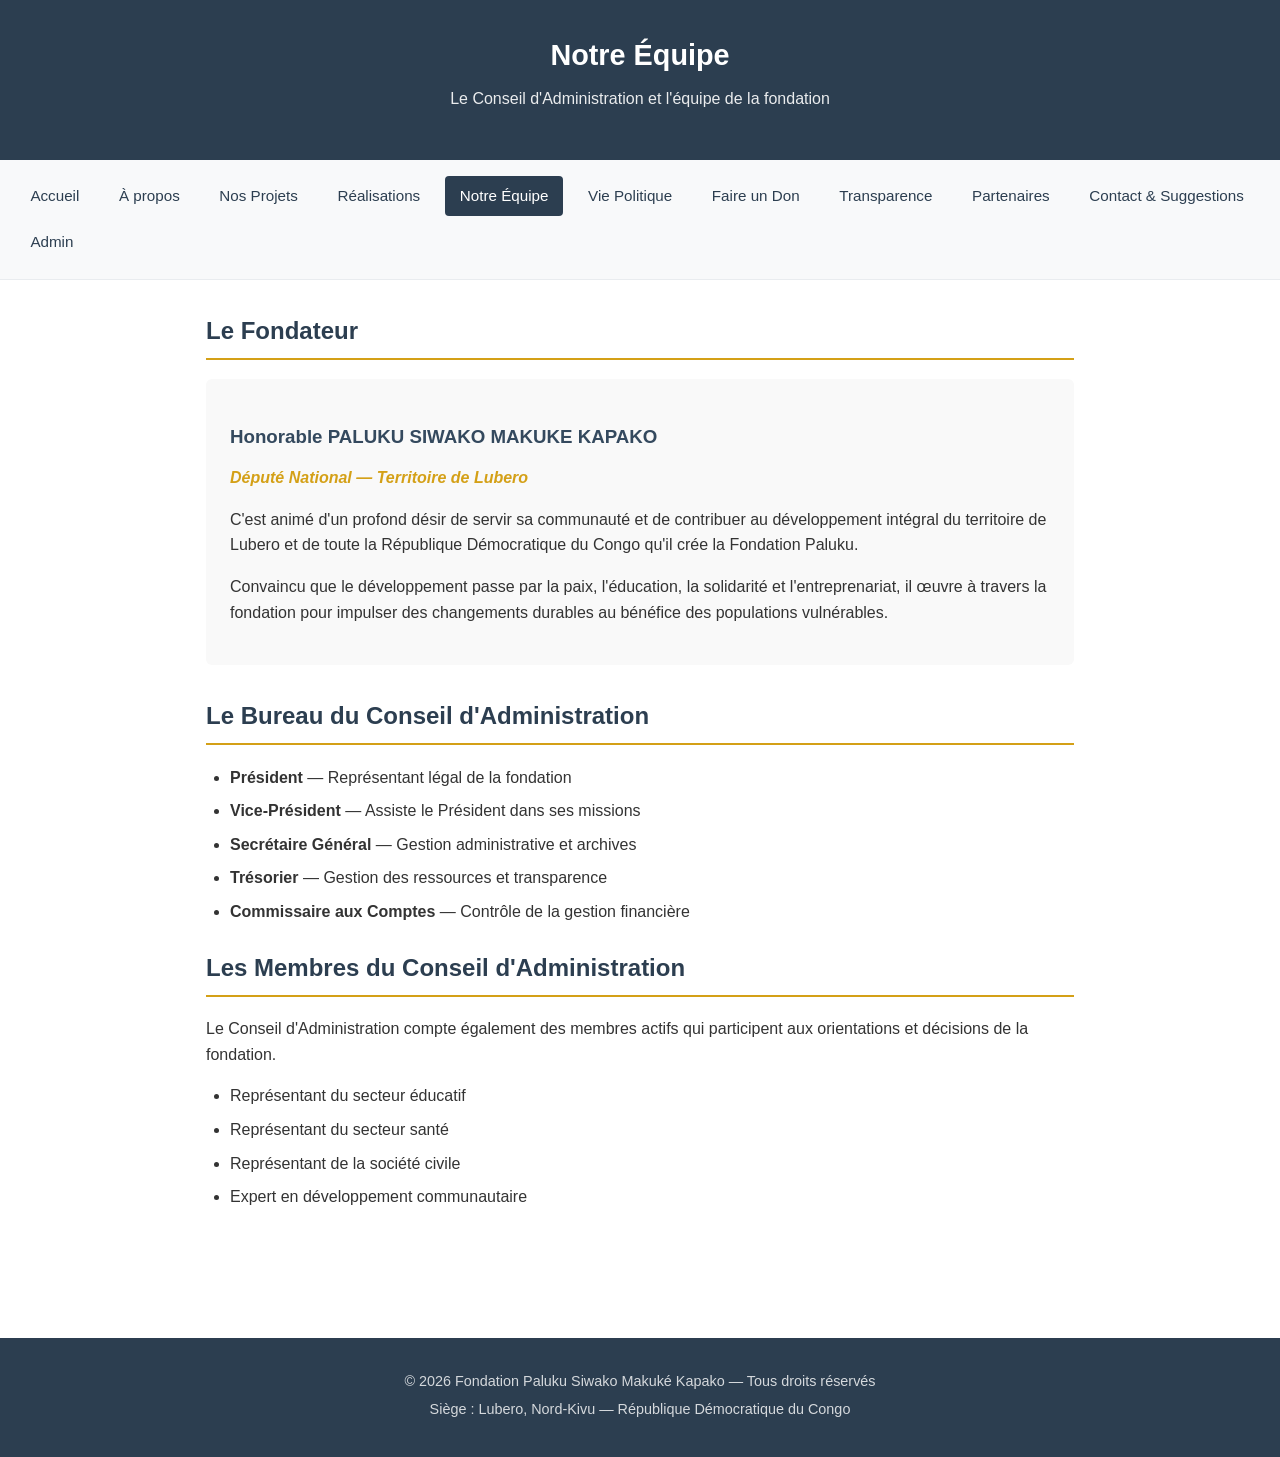
<file: equipe.html>
<!DOCTYPE html>
<html lang="fr">
<head>
    <meta charset="UTF-8">
    <meta name="viewport" content="width=device-width, initial-scale=1.0">
    <title>Notre Équipe — Fondation Paluku</title>
    <link rel="stylesheet" href="style.css">
</head>
<body>

    <header>
        <h1>Notre Équipe</h1>
        <p>Le Conseil d'Administration et l'équipe de la fondation</p>
    </header>

    <nav>
        <a href="index.html">Accueil</a>
        <a href="a-propos.html">À propos</a>
        <a href="projets.html">Nos Projets</a>
        <a href="realisations.html">Réalisations</a>
        <a href="equipe.html" class="actif">Notre Équipe</a>
        <a href="politique.html">Vie Politique</a>
        <a href="don.html">Faire un Don</a>
        <a href="transparence.html">Transparence</a>
        <a href="partenaires.html">Partenaires</a>
        <a href="contact.html">Contact & Suggestions</a>
        <a href="admin.html">Admin</a>
    </nav>

    <main>
        <section>
            <h2>Le Fondateur</h2>
            <div style="background:#f9f9f9;padding:1.5rem;border-radius:6px;margin-bottom:2rem;">
                <h3>Honorable PALUKU SIWAKO MAKUKE KAPAKO</h3>
                <p style="font-style:italic;color:#d4a017;font-weight:bold;">Député National — Territoire de Lubero</p>
                <p>C'est animé d'un profond désir de servir sa communauté et de contribuer au développement intégral du territoire de Lubero et de toute la République Démocratique du Congo qu'il crée la Fondation Paluku.</p>
                <p>Convaincu que le développement passe par la paix, l'éducation, la solidarité et l'entreprenariat, il œuvre à travers la fondation pour impulser des changements durables au bénéfice des populations vulnérables.</p>
            </div>

            <h2>Le Bureau du Conseil d'Administration</h2>
            <ul>
                <li><strong>Président</strong> — Représentant légal de la fondation</li>
                <li><strong>Vice-Président</strong> — Assiste le Président dans ses missions</li>
                <li><strong>Secrétaire Général</strong> — Gestion administrative et archives</li>
                <li><strong>Trésorier</strong> — Gestion des ressources et transparence</li>
                <li><strong>Commissaire aux Comptes</strong> — Contrôle de la gestion financière</li>
            </ul>

            <h2>Les Membres du Conseil d'Administration</h2>
            <p>Le Conseil d'Administration compte également des membres actifs qui participent aux orientations et décisions de la fondation.</p>
            <ul>
                <li>Représentant du secteur éducatif</li>
                <li>Représentant du secteur santé</li>
                <li>Représentant de la société civile</li>
                <li>Expert en développement communautaire</li>
            </ul>
        </section>
    </main>

    <footer>
        <p>&copy; 2026 Fondation Paluku Siwako Makuké Kapako — Tous droits réservés</p>
        <p>Siège : Lubero, Nord-Kivu — République Démocratique du Congo</p>
    </footer>
</body>
</html>
</file>
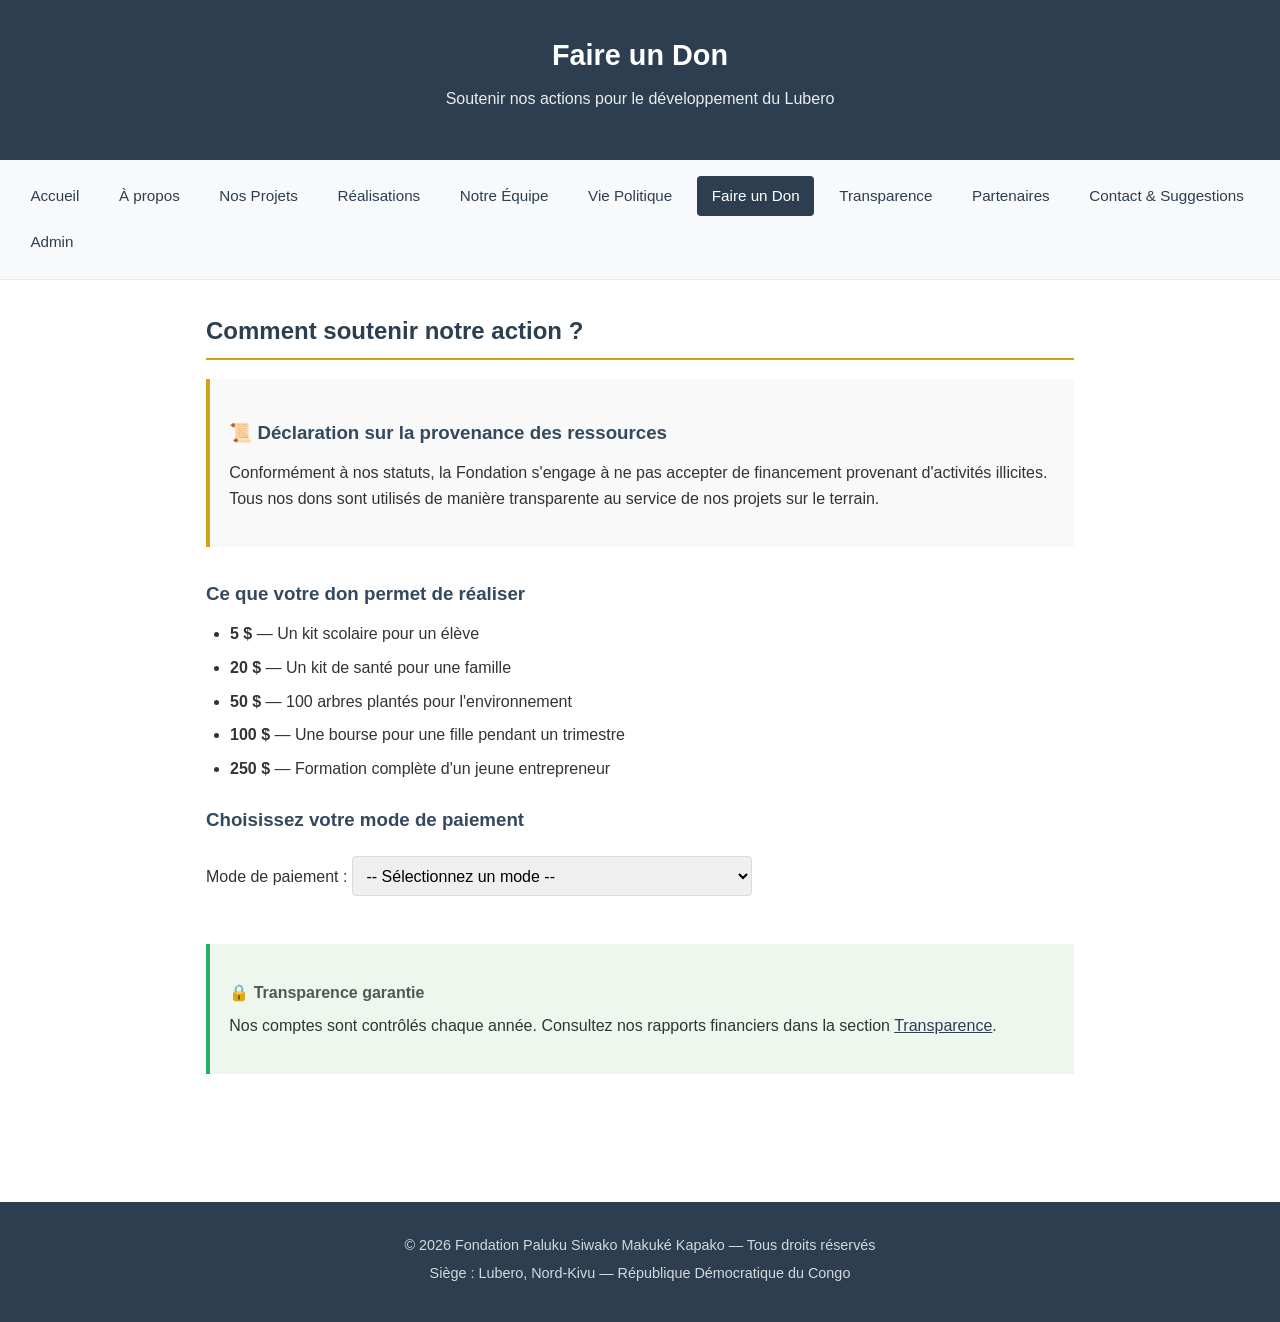
<file: faire-un-don.html>
<!DOCTYPE html>
<html lang="fr">
<head>
    <meta charset="UTF-8">
    <meta name="viewport" content="width=device-width, initial-scale=1.0">
    <title>Faire un Don — Fondation Paluku</title>
    <link rel="stylesheet" href="style.css">
</head>
<body>

    <header>
        <h1>Faire un Don</h1>
        <p>Soutenir nos actions pour le développement du Lubero</p>
    </header>

    <nav>
        <a href="index.html">Accueil</a>
        <a href="a-propos.html">À propos</a>
        <a href="projets.html">Nos Projets</a>
        <a href="realisations.html">Réalisations</a>
        <a href="equipe.html">Notre Équipe</a>
        <a href="politique.html">Vie Politique</a>
        <a href="don.html" class="actif">Faire un Don</a>
        <a href="transparence.html">Transparence</a>
        <a href="partenaires.html">Partenaires</a>
        <a href="contact.html">Contact & Suggestions</a>
        <a href="admin.html">Admin</a>
    </nav>

    <main>
        <section>
            <h2>Comment soutenir notre action ?</h2>
            
            <div style="background:#f9f9f9;border-left:4px solid #d4a017;padding:1.2rem;margin-bottom:2rem;">
                <h3>📜 Déclaration sur la provenance des ressources</h3>
                <p>Conformément à nos statuts, la Fondation s'engage à ne pas accepter de financement provenant d'activités illicites. Tous nos dons sont utilisés de manière transparente au service de nos projets sur le terrain.</p>
            </div>

            <h3>Ce que votre don permet de réaliser</h3>
            <ul>
                <li><strong>5 $</strong> — Un kit scolaire pour un élève</li>
                <li><strong>20 $</strong> — Un kit de santé pour une famille</li>
                <li><strong>50 $</strong> — 100 arbres plantés pour l'environnement</li>
                <li><strong>100 $</strong> — Une bourse pour une fille pendant un trimestre</li>
                <li><strong>250 $</strong> — Formation complète d'un jeune entrepreneur</li>
            </ul>

            <h3>Choisissez votre mode de paiement</h3>
            
            <label for="mode">Mode de paiement :</label>
            <select id="mode" onchange="changerMode()" style="padding:0.6rem;margin:0.5rem 0 1rem 0;width:100%;max-width:400px;">
                <option value="">-- Sélectionnez un mode --</option>
                <option value="airtel">Airtel Money</option>
                <option value="mtn">MTN Mobile Money</option>
                <option value="banque">Virement Bancaire</option>
                <option value="especes">Au Siège en Espèces</option>
            </select>

            <div id="airtel" style="display:none;background:#f9f9f9;padding:1.2rem;border-radius:4px;margin-bottom:1rem;">
                <h4>📱 Airtel Money</h4>
                <p><strong>Numéro :</strong> +243 82 XX XX XX XX</p>
                <p><strong>Nom du compte :</strong> Fondation Paluku</p>
                <p style="font-size:0.9rem;color:#666;">Après envoi, gardez la référence du paiement.</p>
            </div>

            <div id="mtn" style="display:none;background:#f9f9f9;padding:1.2rem;border-radius:4px;margin-bottom:1rem;">
                <h4>📱 MTN Mobile Money</h4>
                <p><strong>Numéro :</strong> +243 81 XX XX XX XX</p>
                <p><strong>Nom du compte :</strong> Fondation Paluku</p>
                <p style="font-size:0.9rem;color:#666;">Après envoi, gardez la référence du paiement.</p>
            </div>

            <div id="banque" style="display:none;background:#f9f9f9;padding:1.2rem;border-radius:4px;margin-bottom:1rem;">
                <h4>🏦 Coordonnées Bancaires</h4>
                <p><strong>Nom :</strong> Fondation Paluku Siwako Makuké Kapako</p>
                <p><strong>Banque :</strong> [Indiquez votre banque]</p>
                <p><strong>Compte :</strong> XXX XXXXXXXXXX XX</p>
                <p><strong>Référence :</strong> Don — [Votre nom]</p>
            </div>

            <div id="especes" style="display:none;background:#f9f9f9;padding:1.2rem;border-radius:4px;margin-bottom:1rem;">
                <h4>🏢 Au Siège</h4>
                <p><strong>Adresse :</strong> Lubero, Chef-lieu, Nord-Kivu</p>
                <p><strong>Horaires :</strong> Lundi à Vendredi, 8h00 — 16h00</p>
                <p style="font-size:0.9rem;color:#666;">Un reçu vous sera systématiquement délivré.</p>
            </div>

            <div style="background:#edf7ee;border-left:4px solid #27ae60;padding:1.2rem;margin-top:2rem;">
                <h4>🔒 Transparence garantie</h4>
                <p>Nos comptes sont contrôlés chaque année. Consultez nos rapports financiers dans la section <a href="transparence.html">Transparence</a>.</p>
            </div>
        </section>
    </main>

    <footer>
        <p>&copy; 2026 Fondation Paluku Siwako Makuké Kapako — Tous droits réservés</p>
        <p>Siège : Lubero, Nord-Kivu — République Démocratique du Congo</p>
    </footer>

    <script>
        function changerMode() {
            const valeur = document.getElementById("mode").value;
            document.querySelectorAll("#airtel, #mtn, #banque, #especes").forEach(el => el.style.display = "none");
            if (valeur) document.getElementById(valeur).style.display = "block";
        }
    </script>
</body>
</html>
</file>
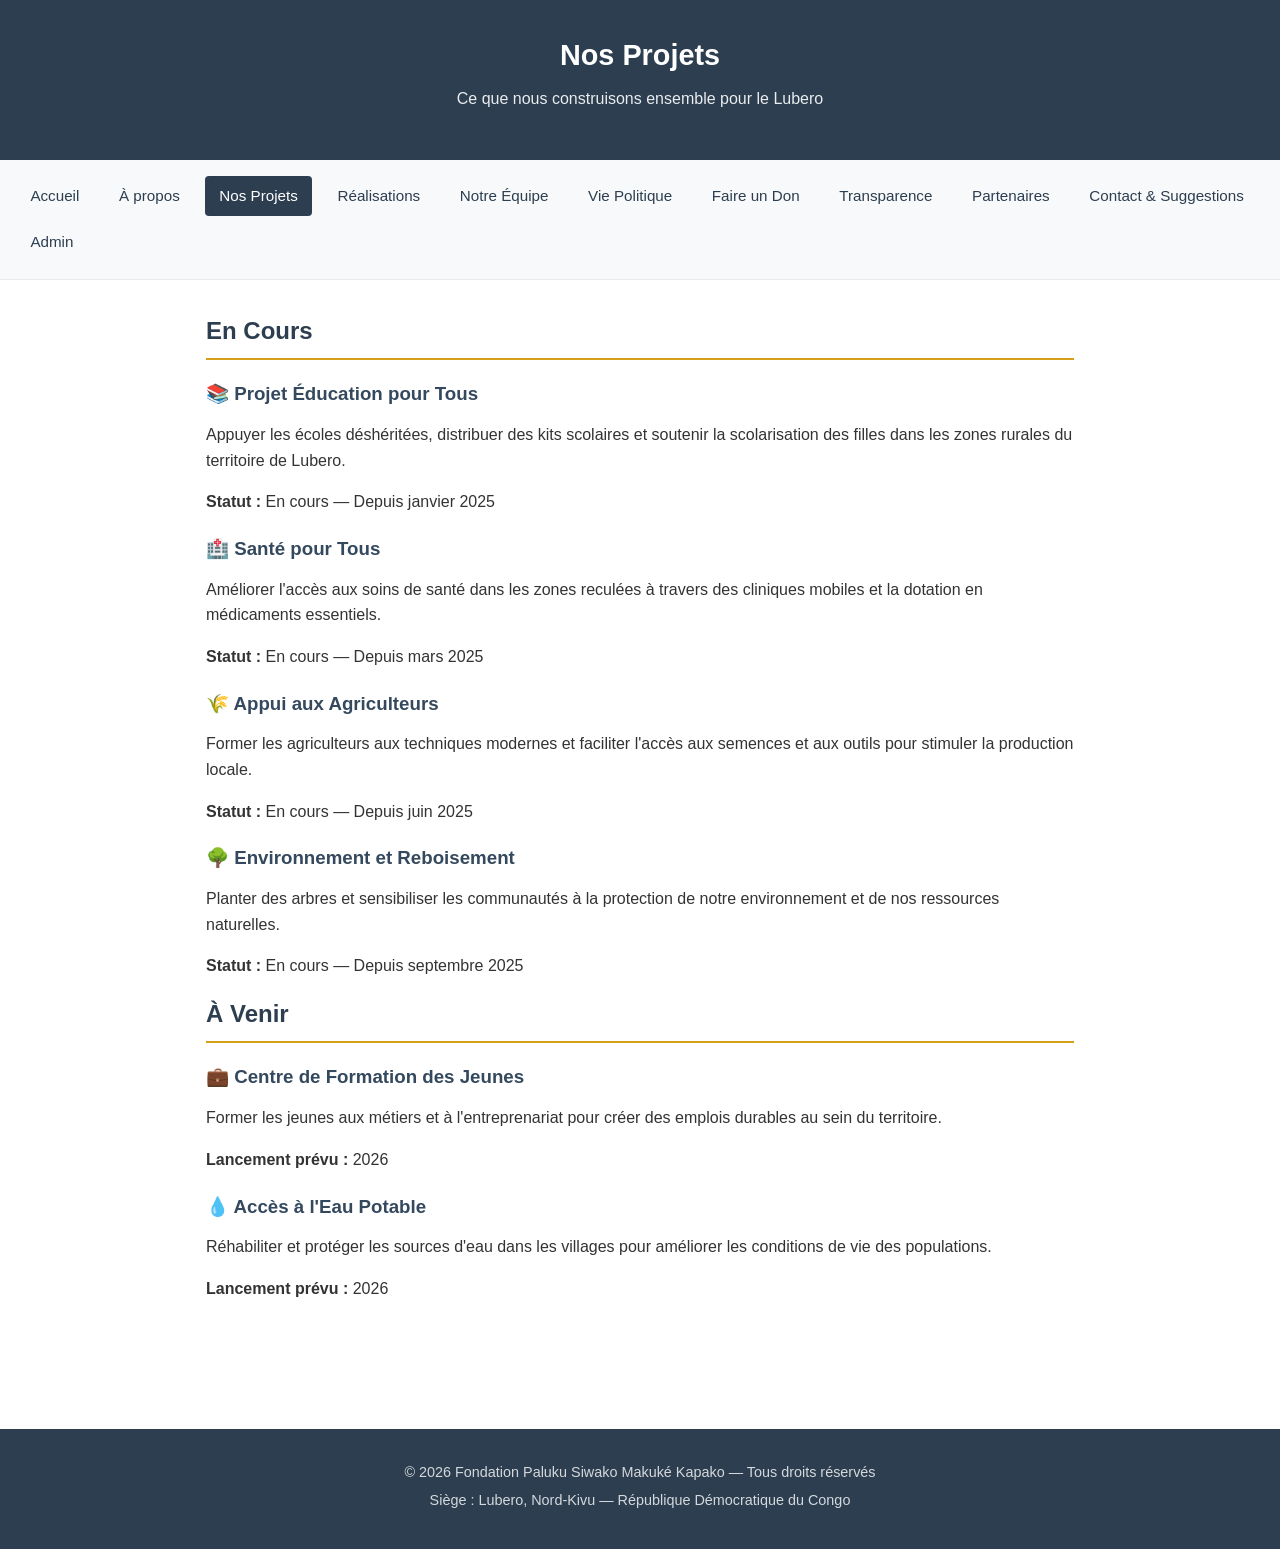
<file: nos-projets.html>
<!DOCTYPE html>
<html lang="fr">
<head>
    <meta charset="UTF-8">
    <meta name="viewport" content="width=device-width, initial-scale=1.0">
    <title>Nos Projets — Fondation Paluku</title>
    <link rel="stylesheet" href="style.css">
</head>
<body>

    <header>
        <h1>Nos Projets</h1>
        <p>Ce que nous construisons ensemble pour le Lubero</p>
    </header>

    <nav>
        <a href="index.html">Accueil</a>
        <a href="a-propos.html">À propos</a>
        <a href="projets.html" class="actif">Nos Projets</a>
        <a href="realisations.html">Réalisations</a>
        <a href="equipe.html">Notre Équipe</a>
        <a href="politique.html">Vie Politique</a>
        <a href="don.html">Faire un Don</a>
        <a href="transparence.html">Transparence</a>
        <a href="partenaires.html">Partenaires</a>
        <a href="contact.html">Contact & Suggestions</a>
        <a href="admin.html">Admin</a>
    </nav>

    <main>
        <section>
            <h2>En Cours</h2>
            
            <h3>📚 Projet Éducation pour Tous</h3>
            <p>Appuyer les écoles déshéritées, distribuer des kits scolaires et soutenir la scolarisation des filles dans les zones rurales du territoire de Lubero.</p>
            <p><strong>Statut :</strong> En cours — Depuis janvier 2025</p>

            <h3>🏥 Santé pour Tous</h3>
            <p>Améliorer l'accès aux soins de santé dans les zones reculées à travers des cliniques mobiles et la dotation en médicaments essentiels.</p>
            <p><strong>Statut :</strong> En cours — Depuis mars 2025</p>

            <h3>🌾 Appui aux Agriculteurs</h3>
            <p>Former les agriculteurs aux techniques modernes et faciliter l'accès aux semences et aux outils pour stimuler la production locale.</p>
            <p><strong>Statut :</strong> En cours — Depuis juin 2025</p>

            <h3>🌳 Environnement et Reboisement</h3>
            <p>Planter des arbres et sensibiliser les communautés à la protection de notre environnement et de nos ressources naturelles.</p>
            <p><strong>Statut :</strong> En cours — Depuis septembre 2025</p>

            <h2>À Venir</h2>
            
            <h3>💼 Centre de Formation des Jeunes</h3>
            <p>Former les jeunes aux métiers et à l'entreprenariat pour créer des emplois durables au sein du territoire.</p>
            <p><strong>Lancement prévu :</strong> 2026</p>

            <h3>💧 Accès à l'Eau Potable</h3>
            <p>Réhabiliter et protéger les sources d'eau dans les villages pour améliorer les conditions de vie des populations.</p>
            <p><strong>Lancement prévu :</strong> 2026</p>
        </section>
    </main>

    <footer>
        <p>&copy; 2026 Fondation Paluku Siwako Makuké Kapako — Tous droits réservés</p>
        <p>Siège : Lubero, Nord-Kivu — République Démocratique du Congo</p>
    </footer>
</body>
</html>
</file>
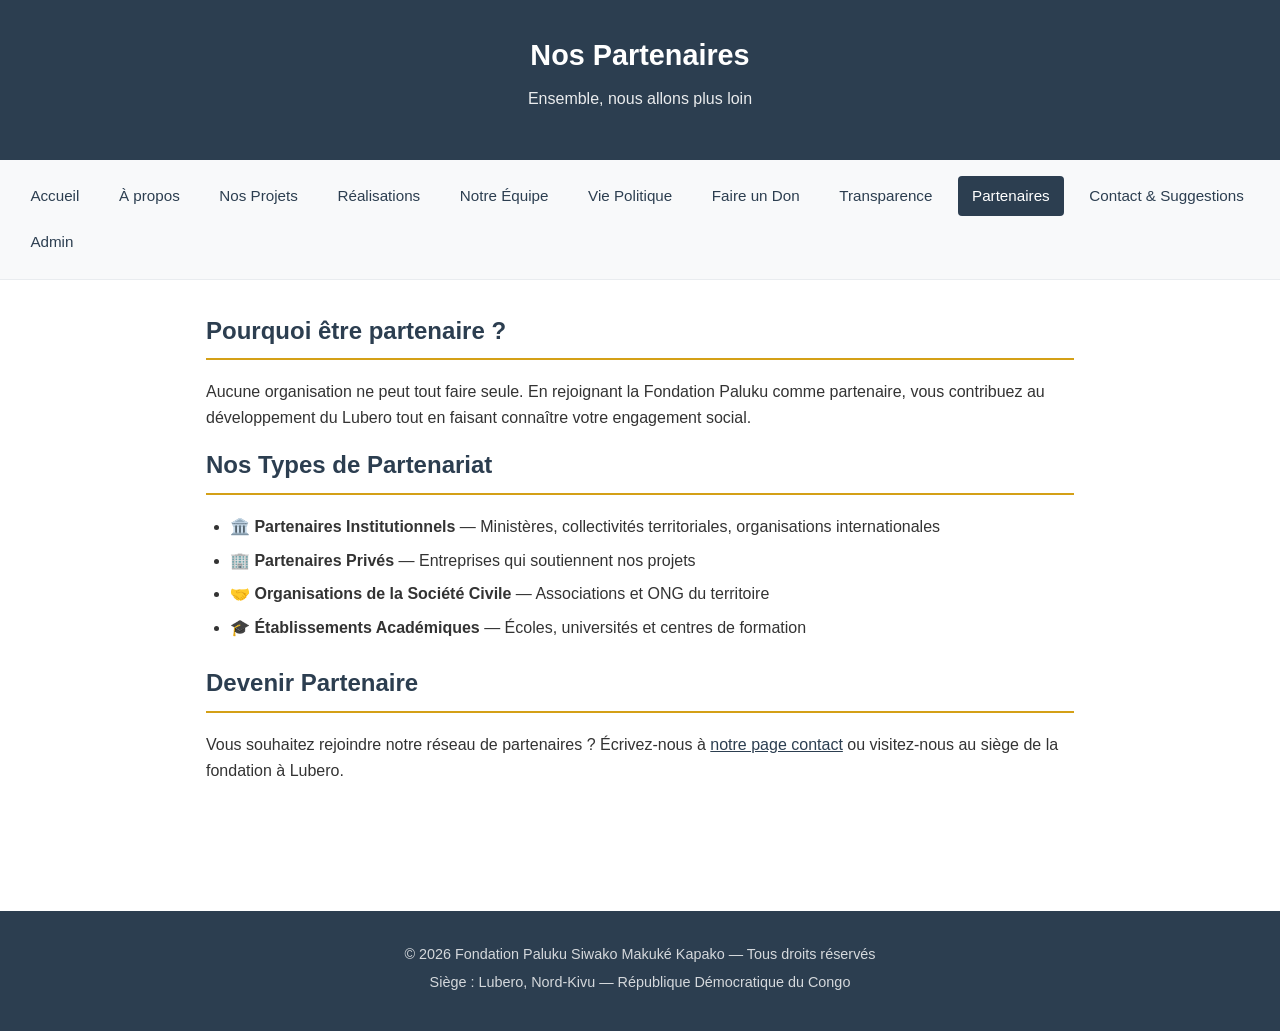
<file: partenaires.html>
<!DOCTYPE html>
<html lang="fr">
<head>
    <meta charset="UTF-8">
    <meta name="viewport" content="width=device-width, initial-scale=1.0">
    <title>Nos Partenaires — Fondation Paluku</title>
    <link rel="stylesheet" href="style.css">
</head>
<body>

    <header>
        <h1>Nos Partenaires</h1>
        <p>Ensemble, nous allons plus loin</p>
    </header>

    <nav>
        <a href="index.html">Accueil</a>
        <a href="a-propos.html">À propos</a>
        <a href="projets.html">Nos Projets</a>
        <a href="realisations.html">Réalisations</a>
        <a href="equipe.html">Notre Équipe</a>
        <a href="politique.html">Vie Politique</a>
        <a href="don.html">Faire un Don</a>
        <a href="transparence.html">Transparence</a>
        <a href="partenaires.html" class="actif">Partenaires</a>
        <a href="contact.html">Contact & Suggestions</a>
        <a href="admin.html">Admin</a>
    </nav>

    <main>
        <section>
            <h2>Pourquoi être partenaire ?</h2>
            <p>Aucune organisation ne peut tout faire seule. En rejoignant la Fondation Paluku comme partenaire, vous contribuez au développement du Lubero tout en faisant connaître votre engagement social.</p>

            <h2>Nos Types de Partenariat</h2>
            <ul>
                <li><strong>🏛️ Partenaires Institutionnels</strong> — Ministères, collectivités territoriales, organisations internationales</li>
                <li><strong>🏢 Partenaires Privés</strong> — Entreprises qui soutiennent nos projets</li>
                <li><strong>🤝 Organisations de la Société Civile</strong> — Associations et ONG du territoire</li>
                <li><strong>🎓 Établissements Académiques</strong> — Écoles, universités et centres de formation</li>
            </ul>

            <h2>Devenir Partenaire</h2>
            <p>Vous souhaitez rejoindre notre réseau de partenaires ? Écrivez-nous à <a href="contact.html">notre page contact</a> ou visitez-nous au siège de la fondation à Lubero.</p>
        </section>
    </main>

    <footer>
        <p>&copy; 2026 Fondation Paluku Siwako Makuké Kapako — Tous droits réservés</p>
        <p>Siège : Lubero, Nord-Kivu — République Démocratique du Congo
</file>
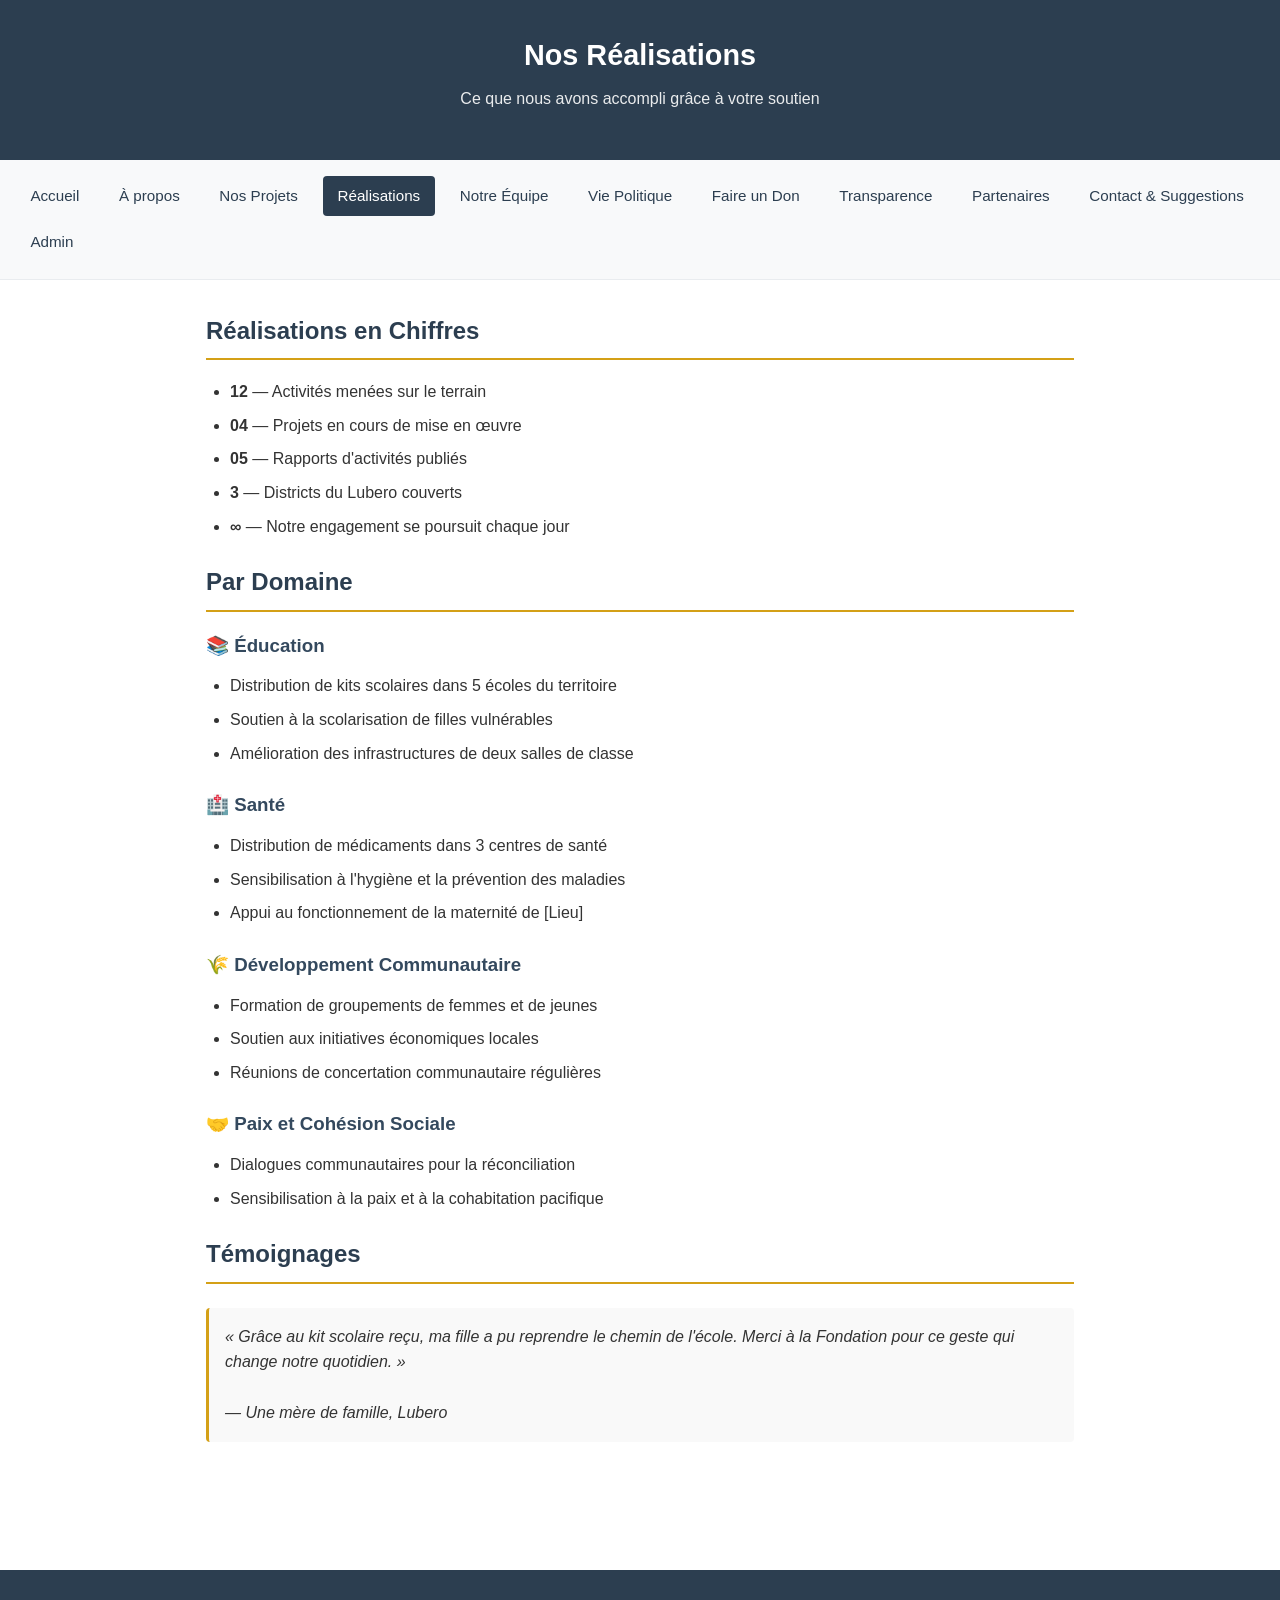
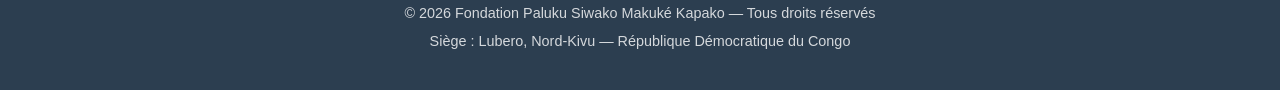
<file: realisations.html>
<!DOCTYPE html>
<html lang="fr">
<head>
    <meta charset="UTF-8">
    <meta name="viewport" content="width=device-width, initial-scale=1.0">
    <title>Nos Réalisations — Fondation Paluku</title>
    <link rel="stylesheet" href="style.css">
</head>
<body>

    <header>
        <h1>Nos Réalisations</h1>
        <p>Ce que nous avons accompli grâce à votre soutien</p>
    </header>

    <nav>
        <a href="index.html">Accueil</a>
        <a href="a-propos.html">À propos</a>
        <a href="projets.html">Nos Projets</a>
        <a href="realisations.html" class="actif">Réalisations</a>
        <a href="equipe.html">Notre Équipe</a>
        <a href="politique.html">Vie Politique</a>
        <a href="don.html">Faire un Don</a>
        <a href="transparence.html">Transparence</a>
        <a href="partenaires.html">Partenaires</a>
        <a href="contact.html">Contact & Suggestions</a>
        <a href="admin.html">Admin</a>
    </nav>

    <main>
        <section>
            <h2>Réalisations en Chiffres</h2>
            <ul>
                <li><strong>12</strong> — Activités menées sur le terrain</li>
                <li><strong>04</strong> — Projets en cours de mise en œuvre</li>
                <li><strong>05</strong> — Rapports d'activités publiés</li>
                <li><strong>3</strong> — Districts du Lubero couverts</li>
                <li><strong>∞</strong> — Notre engagement se poursuit chaque jour</li>
            </ul>

            <h2>Par Domaine</h2>
            
            <h3>📚 Éducation</h3>
            <ul>
                <li>Distribution de kits scolaires dans 5 écoles du territoire</li>
                <li>Soutien à la scolarisation de filles vulnérables</li>
                <li>Amélioration des infrastructures de deux salles de classe</li>
            </ul>

            <h3>🏥 Santé</h3>
            <ul>
                <li>Distribution de médicaments dans 3 centres de santé</li>
                <li>Sensibilisation à l'hygiène et la prévention des maladies</li>
                <li>Appui au fonctionnement de la maternité de [Lieu]</li>
            </ul>

            <h3>🌾 Développement Communautaire</h3>
            <ul>
                <li>Formation de groupements de femmes et de jeunes</li>
                <li>Soutien aux initiatives économiques locales</li>
                <li>Réunions de concertation communautaire régulières</li>
            </ul>

            <h3>🤝 Paix et Cohésion Sociale</h3>
            <ul>
                <li>Dialogues communautaires pour la réconciliation</li>
                <li>Sensibilisation à la paix et à la cohabitation pacifique</li>
            </ul>

            <h2>Témoignages</h2>
            <blockquote style="border-left:3px solid #d4a017;padding:0 1rem;background:#f9f9f9;padding:1rem;border-radius:4px;">
                « Grâce au kit scolaire reçu, ma fille a pu reprendre le chemin de l'école. Merci à la Fondation pour ce geste qui change notre quotidien. »
                <br><br>
                — <em>Une mère de famille, Lubero</em>
            </blockquote>
        </section>
    </main>

    <footer>
        <p>&copy; 2026 Fondation Paluku Siwako Makuké Kapako — Tous droits réservés</p>
        <p>Siège : Lubero, Nord-Kivu — République Démocratique du Congo</p>
    </footer>
</body>
</html>
</file>
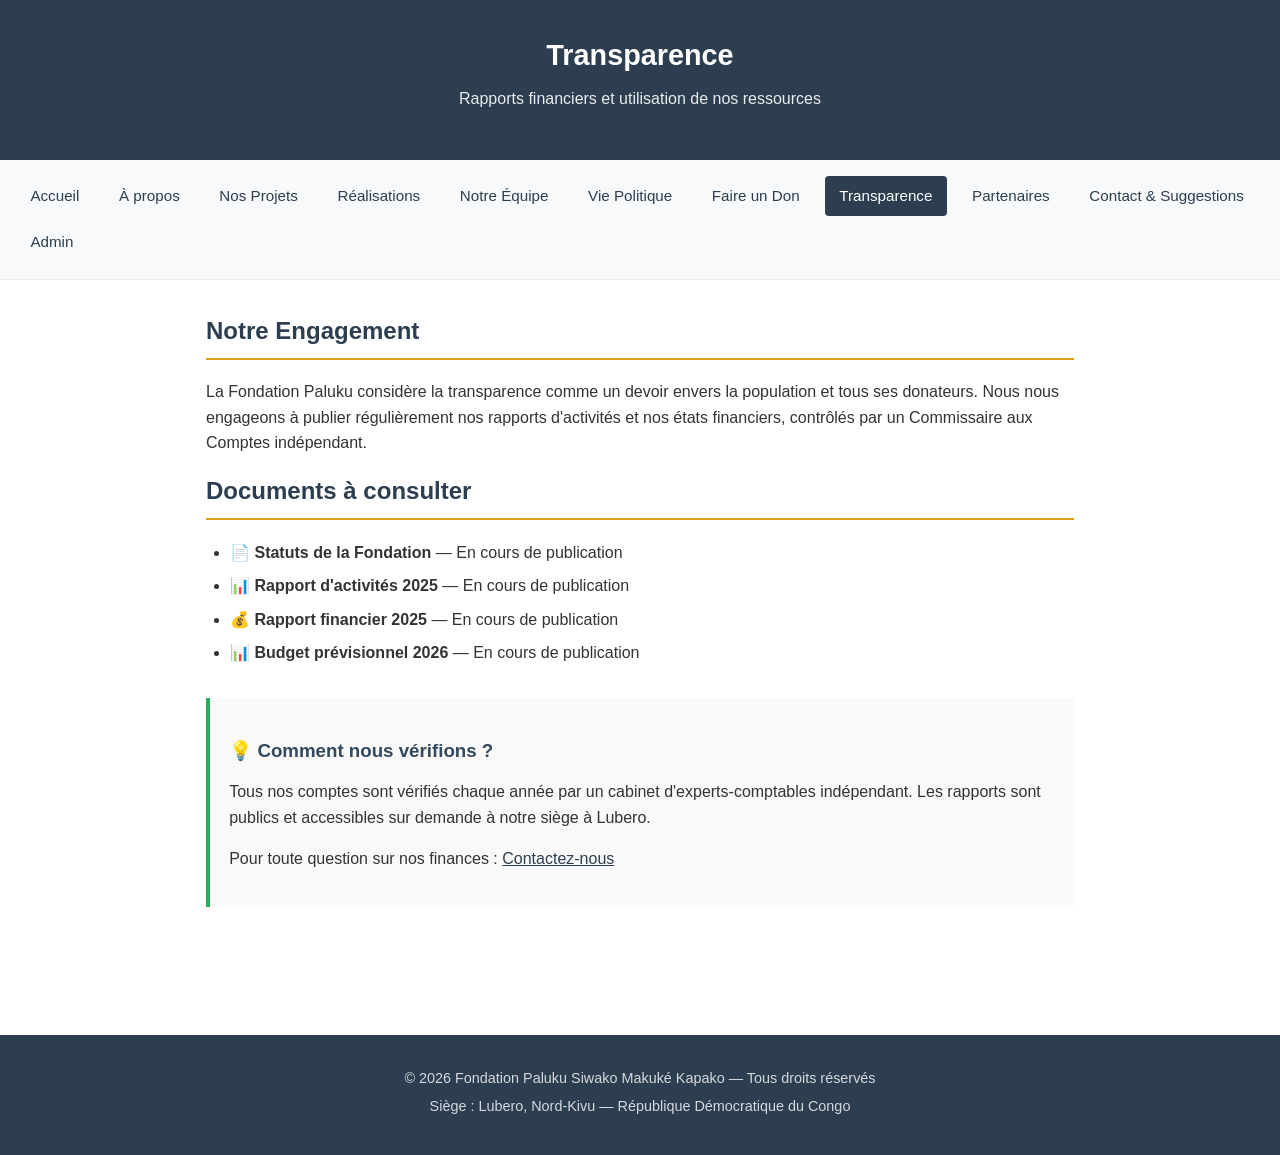
<file: transparence.html>
<!DOCTYPE html>
<html lang="fr">
<head>
    <meta charset="UTF-8">
    <meta name="viewport" content="width=device-width, initial-scale=1.0">
    <title>Transparence — Fondation Paluku</title>
    <link rel="stylesheet" href="style.css">
</head>
<body>

    <header>
        <h1>Transparence</h1>
        <p>Rapports financiers et utilisation de nos ressources</p>
    </header>

    <nav>
        <a href="index.html">Accueil</a>
        <a href="a-propos.html">À propos</a>
        <a href="projets.html">Nos Projets</a>
        <a href="realisations.html">Réalisations</a>
        <a href="equipe.html">Notre Équipe</a>
        <a href="politique.html">Vie Politique</a>
        <a href="don.html">Faire un Don</a>
        <a href="transparence.html" class="actif">Transparence</a>
        <a href="partenaires.html">Partenaires</a>
        <a href="contact.html">Contact & Suggestions</a>
        <a href="admin.html">Admin</a>
    </nav>

    <main>
        <section>
            <h2>Notre Engagement</h2>
            <p>La Fondation Paluku considère la transparence comme un devoir envers la population et tous ses donateurs. Nous nous engageons à publier régulièrement nos rapports d'activités et nos états financiers, contrôlés par un Commissaire aux Comptes indépendant.</p>

            <h2>Documents à consulter</h2>
            <ul>
                <li>📄 <strong>Statuts de la Fondation</strong> — En cours de publication</li>
                <li>📊 <strong>Rapport d'activités 2025</strong> — En cours de publication</li>
                <li>💰 <strong>Rapport financier 2025</strong> — En cours de publication</li>
                <li>📊 <strong>Budget prévisionnel 2026</strong> — En cours de publication</li>
            </ul>

            <div style="background:#f9f9f9;border-left:4px solid #27ae60;padding:1.2rem;margin-top:2rem;">
                <h3>💡 Comment nous vérifions ?</h3>
                <p>Tous nos comptes sont vérifiés chaque année par un cabinet d'experts-comptables indépendant. Les rapports sont publics et accessibles sur demande à notre siège à Lubero.</p>
                <p>Pour toute question sur nos finances : <a href="contact.html">Contactez-nous</a></p>
            </div>
        </section>
    </main>

    <footer>
        <p>&copy; 2026 Fondation Paluku Siwako Makuké Kapako — Tous droits réservés</p>
        <p>Siège : Lubero, Nord-Kivu — République Démocratique du Congo</p>
    </footer>
</body>
</html>
</file>
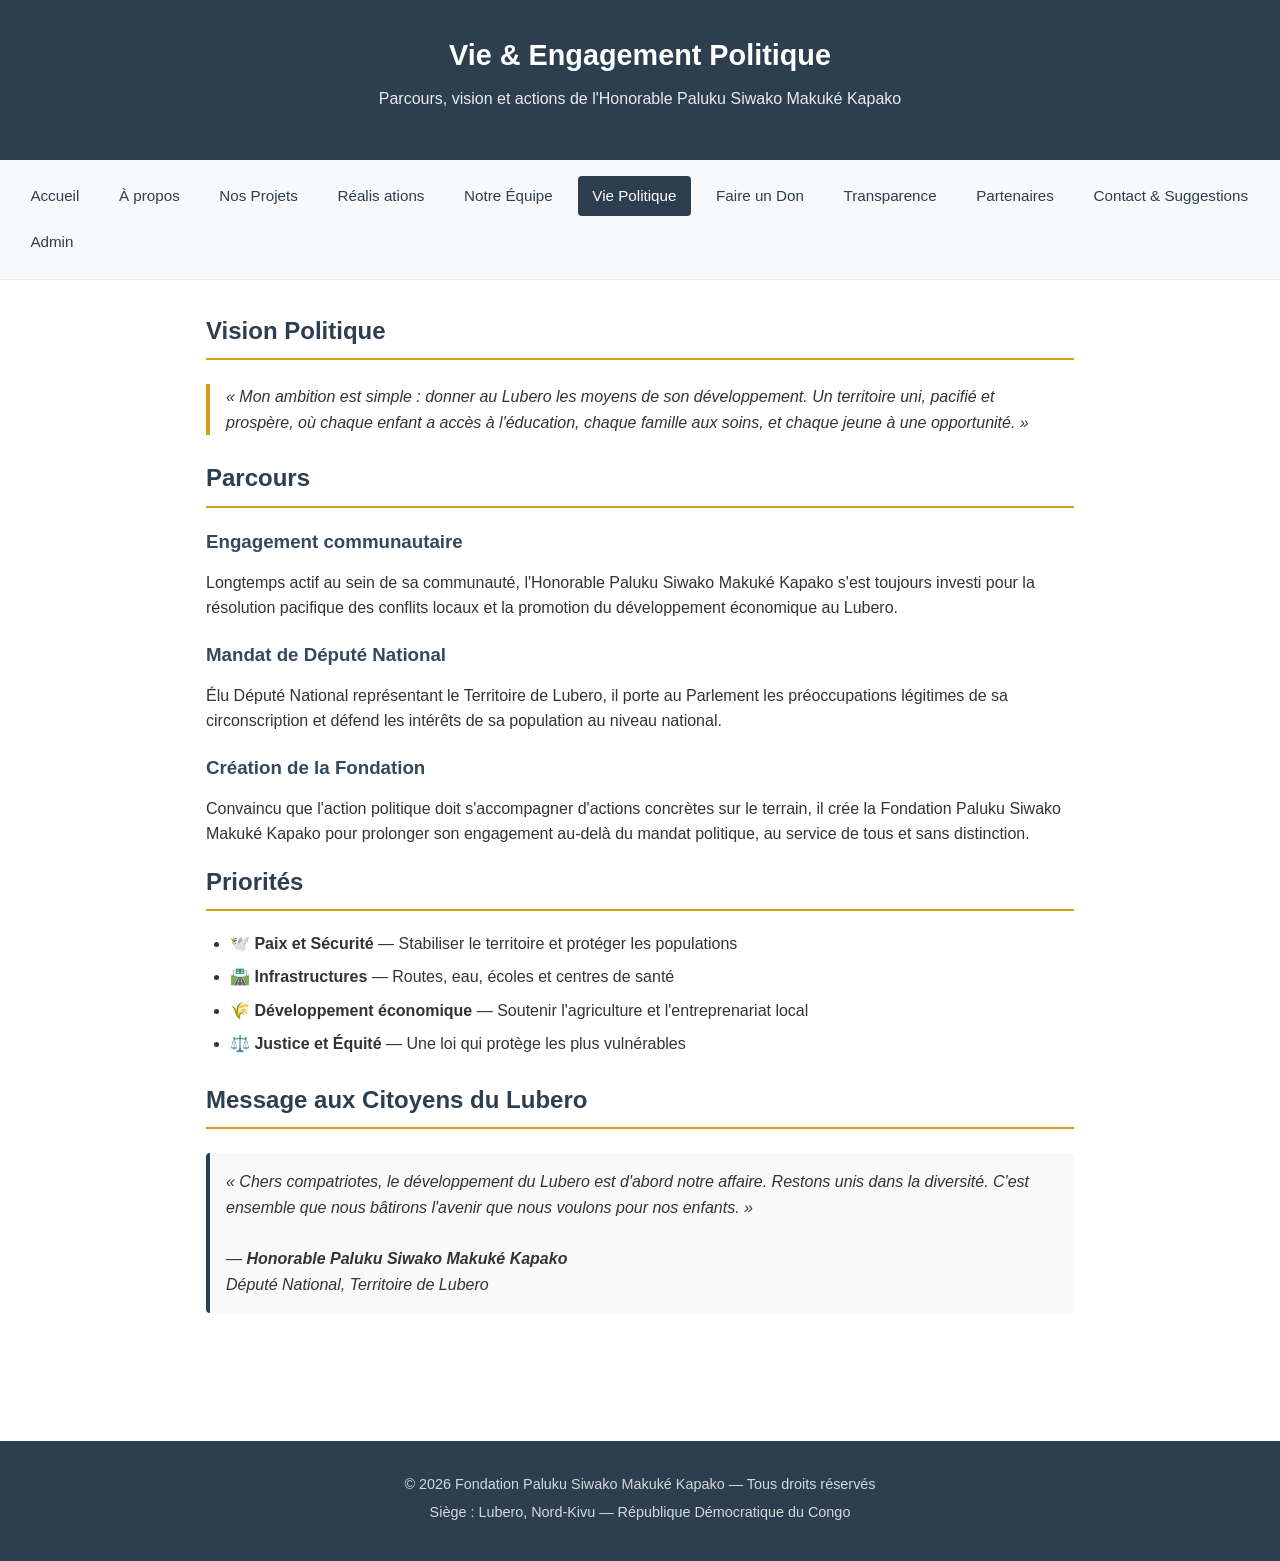
<file: vie-politique.html>
<!DOCTYPE html>
<html lang="fr">
<head>
    <meta charset="UTF-8">
    <meta name="viewport" content="width=device-width, initial-scale=1.0">
    <title>Vie Politique — Fondation Paluku</title>
    <link rel="stylesheet" href="style.css">
</head>
<body>

    <header>
        <h1>Vie & Engagement Politique</h1>
        <p>Parcours, vision et actions de l'Honorable Paluku Siwako Makuké Kapako</p>
    </header>

    <nav>
        <a href="index.html">Accueil</a>
        <a href="a-propos.html">À propos</a>
        <a href="projets.html">Nos Projets</a>
        <a href="realisations.html">Réalis
ations</a>
        <a href="equipe.html">Notre Équipe</a>
        <a href="politique.html" class="actif">Vie Politique</a>
        <a href="don.html">Faire un Don</a>
        <a href="transparence.html">Transparence</a>
        <a href="partenaires.html">Partenaires</a>
        <a href="contact.html">Contact & Suggestions</a>
        <a href="admin.html">Admin</a>
    </nav>

    <main>
        <section>
            <h2>Vision Politique</h2>
            <blockquote style="border-left:4px solid #d4a017;padding:0 1rem;color:#333;font-style:italic;">
                « Mon ambition est simple : donner au Lubero les moyens de son développement. Un territoire uni, pacifié et prospère, où chaque enfant a accès à l'éducation, chaque famille aux soins, et chaque jeune à une opportunité. »
            </blockquote>

            <h2>Parcours</h2>
            <h3>Engagement communautaire</h3>
            <p>Longtemps actif au sein de sa communauté, l'Honorable Paluku Siwako Makuké Kapako s'est toujours investi pour la résolution pacifique des conflits locaux et la promotion du développement économique au Lubero.</p>

            <h3>Mandat de Député National</h3>
            <p>Élu Député National représentant le Territoire de Lubero, il porte au Parlement les préoccupations légitimes de sa circonscription et défend les intérêts de sa population au niveau national.</p>

            <h3>Création de la Fondation</h3>
            <p>Convaincu que l'action politique doit s'accompagner d'actions concrètes sur le terrain, il crée la Fondation Paluku Siwako Makuké Kapako pour prolonger son engagement au-delà du mandat politique, au service de tous et sans distinction.</p>

            <h2>Priorités</h2>
            <ul>
                <li><strong>🕊️ Paix et Sécurité</strong> — Stabiliser le territoire et protéger les populations</li>
                <li><strong>🛣️ Infrastructures</strong> — Routes, eau, écoles et centres de santé</li>
                <li><strong>🌾 Développement économique</strong> — Soutenir l'agriculture et l'entreprenariat local</li>
                <li><strong>⚖️ Justice et Équité</strong> — Une loi qui protège les plus vulnérables</li>
            </ul>

            <h2>Message aux Citoyens du Lubero</h2>
            <blockquote style="border-left:4px solid #2c3e50;padding:0 1rem;background:#f9f9f9;padding:1rem;border-radius:4px;">
                « Chers compatriotes, le développement du Lubero est d'abord notre affaire. Restons unis dans la diversité. C'est ensemble que nous bâtirons l'avenir que nous voulons pour nos enfants. »
                <br><br>
                — <strong>Honorable Paluku Siwako Makuké Kapako</strong><br>
                Député National, Territoire de Lubero
            </blockquote>
        </section>
    </main>

    <footer>
        <p>&copy; 2026 Fondation Paluku Siwako Makuké Kapako — Tous droits réservés</p>
        <p>Siège : Lubero, Nord-Kivu — République Démocratique du Congo</p>
    </footer>
</body>
</html>
</file>
<file: style.css>
* {
    margin: 0;
    padding: 0;
    box-sizing: border-box;
}

body {
    font-family: 'Segoe UI', Tahoma, Geneva, Verdana, sans-serif;
    line-height: 1.6;
    color: #333;
    background-color: #fff;
}

header {
    background-color: #2c3e50;
    color: white;
    padding: 2rem 1rem;
    text-align: center;
}

header h1 {
    margin-bottom: 0.5rem;
    font-size: 1.8rem;
}

header p {
    opacity: 0.9;
    font-size: 1rem;
}

.sous-titre {
    font-style: italic;
    opacity: 0.85;
}

nav {
    background-color: #f8f9fa;
    border-bottom: 1px solid #e9ecef;
    padding: 0.8rem;
    position: sticky;
    top: 0;
    z-index: 100;
}

nav a {
    display: inline-block;
    color: #2c3e50;
    text-decoration: none;
    padding: 0.5rem 0.9rem;
    margin: 0.2rem;
    border-radius: 4px;
    font-size: 0.95rem;
    transition: background-color 0.2s;
}

nav a:hover {
    background-color: #e9ecef;
}

nav a.actif {
    background-color: #2c3e50;
    color: white;
}

main {
    max-width: 900px;
    margin: 0 auto;
    padding: 2rem 1rem;
}

section {
    margin-bottom: 3rem;
}

h2 {
    color: #2c3e50;
    margin-bottom: 1.2rem;
    padding-bottom: 0.5rem;
    border-bottom: 2px solid #d4a017;
}

h3 {
    color: #34495e;
    margin: 1.2rem 0 0.8rem 0;
}

h4 {
    color: #555;
    margin: 1rem 0 0.5rem 0;
}

p {
    margin-bottom: 1rem;
}

ul, ol {
    margin-left: 1.5rem;
    margin-bottom: 1.5rem;
}

li {
    margin-bottom: 0.5rem;
}

a {
    color: #2c3e50;
}

a:hover {
    text-decoration: none;
}

.bouton {
    display: inline-block;
    background-color: #2c3e50;
    color: white !important;
    padding: 0.7rem 1.5rem;
    border-radius: 4px;
    text-decoration: none;
    margin: 0.5rem 0.5rem 0.5rem 0;
    font-weight: 500;
}

.bouton:hover {
    background-color: #1a252f;
}

.bouton.secondaire {
    background-color: #d4a017;
}

.bouton.secondaire:hover {
    background-color: #b8860b;
}

.chiffres {
    display: flex;
    flex-wrap: wrap;
    gap: 1.5rem;
    margin: 2rem 0;
    text-align: center;
}

.chiffre {
    flex: 1;
    min-width: 120px;
    background-color: #f8f9fa;
    padding: 1.5rem;
    border-radius: 6px;
}

.chiffre .nombre {
    font-size: 2rem;
    font-weight: bold;
    color: #d4a017;
    margin-bottom: 0.5rem;
}

blockquote {
    margin: 1.5rem 0;
    font-style: italic;
}

footer {
    background-color: #2c3e50;
    color: white;
    text-align: center;
    padding: 2rem 1rem;
    margin-top: 3rem;
}

footer p {
    margin-bottom: 0.3rem;
    opacity: 0.8;
    font-size: 0.9rem;
}

input, select, textarea {
    border: 1px solid #ddd;
    border-radius: 4px;
    padding: 0.6rem;
    font-size: 1rem;
    width: 100%;
    max-width: 500px;
}

button, input[type="submit"] {
    background-color: #2c3e50;
    color: white;
    border: none;
    padding: 0.7rem 1.5rem;
    border-radius: 4px;
    cursor: pointer;
    font-size: 1rem;
}

button:hover, input[type="submit"]:hover {
    background-color: #1a252f;
}

hr {
    border: none;
    border-top: 1px solid #eee;
    margin: 2rem 0;
}

@media (max-width: 600px) {
    nav a {
        padding: 0.4rem 0.7rem;
        font-size: 0.9rem;
    }
    
    .chiffres {
        flex-direction: column;
    }
}
</file>
